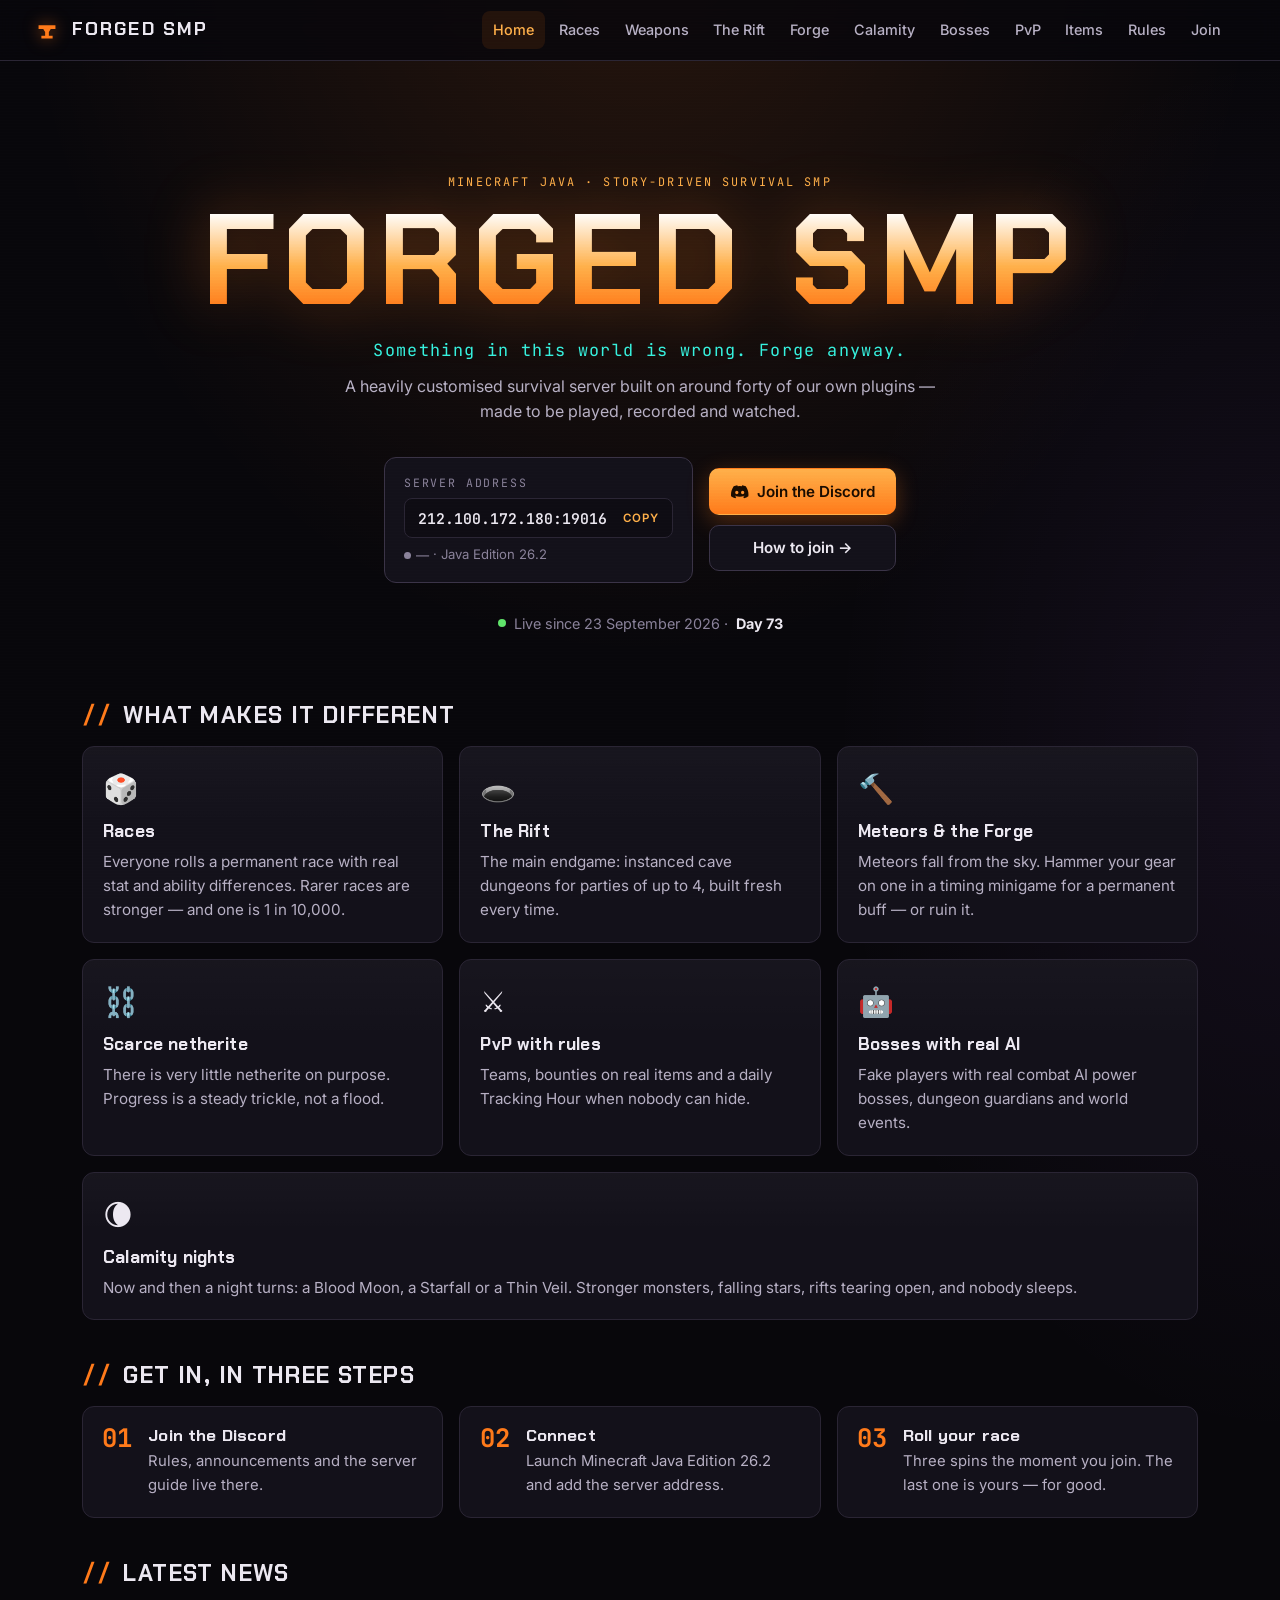
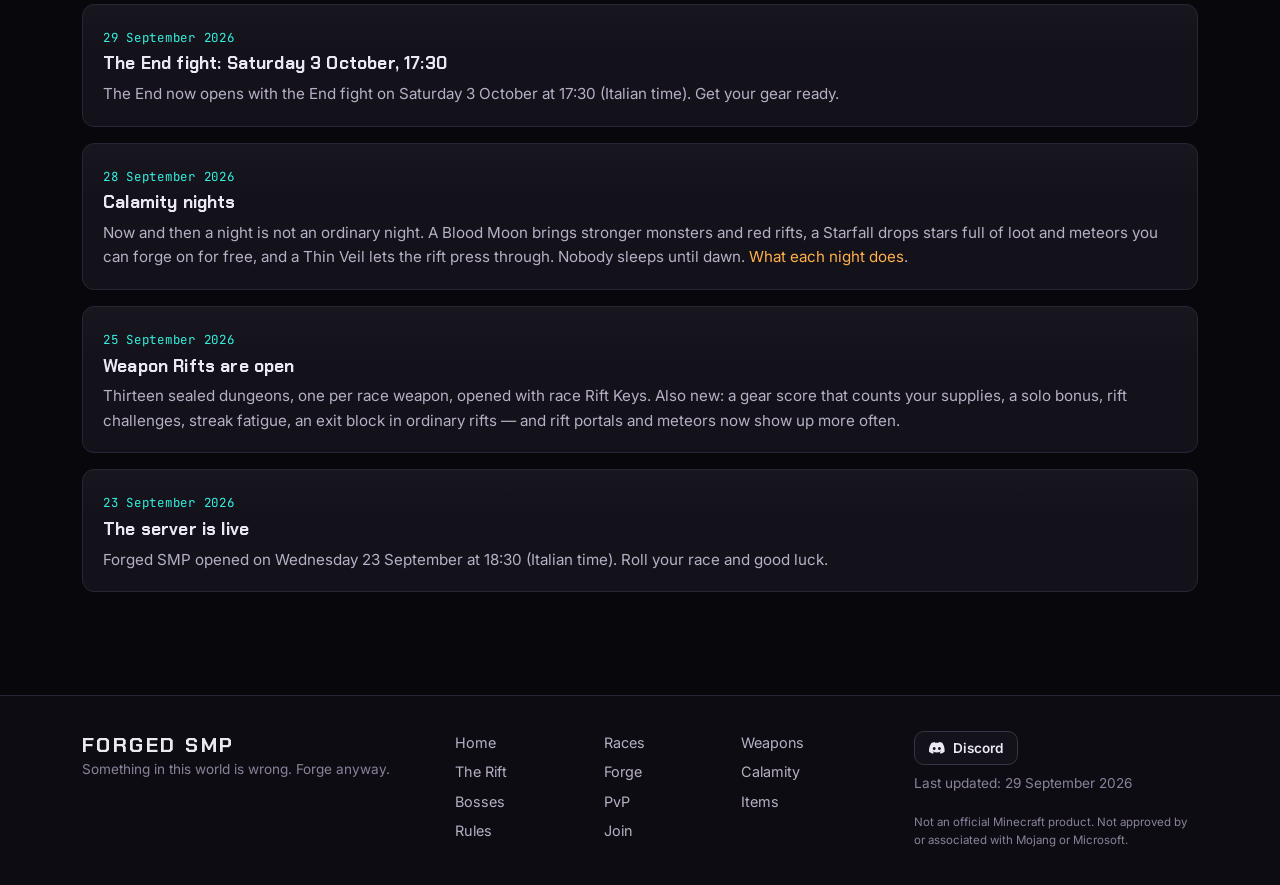
<file: index.html>
<!DOCTYPE html>
<html lang="en">
<head>
  <meta charset="UTF-8" />
  <meta name="viewport" content="width=device-width, initial-scale=1.0" />
  <title>Forged SMP</title>
  <meta name="description" content="Forged SMP — a story-driven Minecraft survival server. Races, the Rift, meteors and the Forge." />
  <meta name="theme-color" content="#08070b" />
  <meta property="og:title" content="Forged SMP" />
  <meta property="og:description" content="Something in this world is wrong. Forge anyway." />
  <link rel="icon" href="data:image/svg+xml,%3Csvg xmlns='http://www.w3.org/2000/svg' viewBox='0 0 64 64'%3E%3Crect width='64' height='64' rx='12' fill='%2308070b'/%3E%3Cpath d='M14 22h36v8H40l-4 6v8h8v6H20v-6h8v-8l-4-6H14z' fill='%23ff7a1a'/%3E%3C/svg%3E" />
  <link rel="preconnect" href="https://fonts.googleapis.com" />
  <link rel="preconnect" href="https://fonts.gstatic.com" crossorigin />
  <link href="https://fonts.googleapis.com/css2?family=Chakra+Petch:wght@500;700&family=Inter:wght@400;500;600;700&family=JetBrains+Mono:wght@400;600&display=swap" rel="stylesheet" />
  <link rel="stylesheet" href="css/style.css" />
</head>
<body>
  <a class="skip" href="#app">Skip to content</a>
  <div class="scanlines" aria-hidden="true"></div>

  <header class="topbar">
    <a class="brand" href="#/" aria-label="Forged SMP — home">
      <svg class="brand-mark" viewBox="0 0 64 64" aria-hidden="true"><path d="M14 22h36v8H40l-4 6v8h8v6H20v-6h8v-8l-4-6H14z"/></svg>
      <span class="brand-text glitch" data-text="FORGED SMP">FORGED SMP</span>
    </a>
    <nav id="nav" class="nav" aria-label="Main"></nav>
    <div class="top-actions">
      <button id="lang" class="lang-btn" type="button" aria-label="Language / Lingua"></button>
      <button id="menu-btn" class="menu-btn" type="button" aria-expanded="false" aria-controls="nav" aria-label="Menu">
        <span></span><span></span><span></span>
      </button>
    </div>
  </header>

  <main id="app" tabindex="-1"></main>

  <footer class="footer" id="footer"></footer>

  <div id="toast" class="toast" role="status" aria-live="polite"></div>

  <script type="module" src="js/app.js"></script>
</body>
</html>
</file>
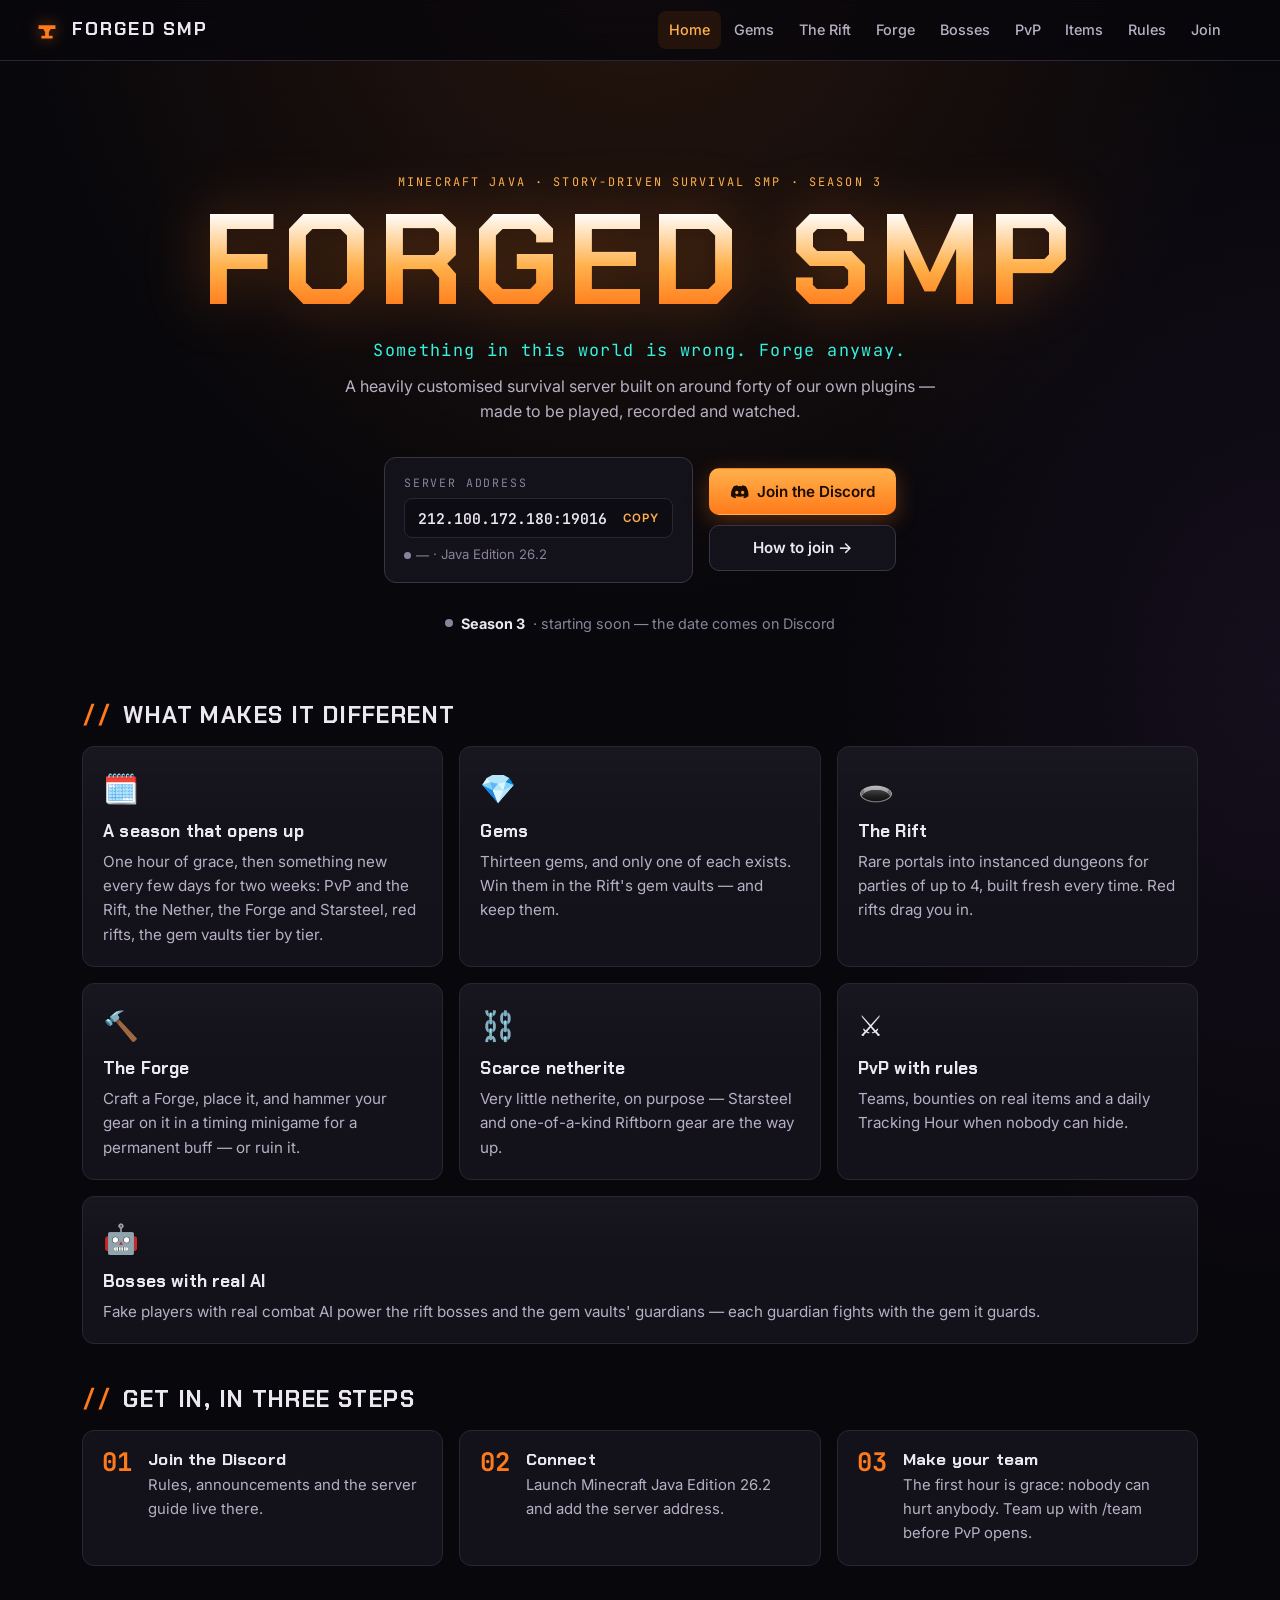
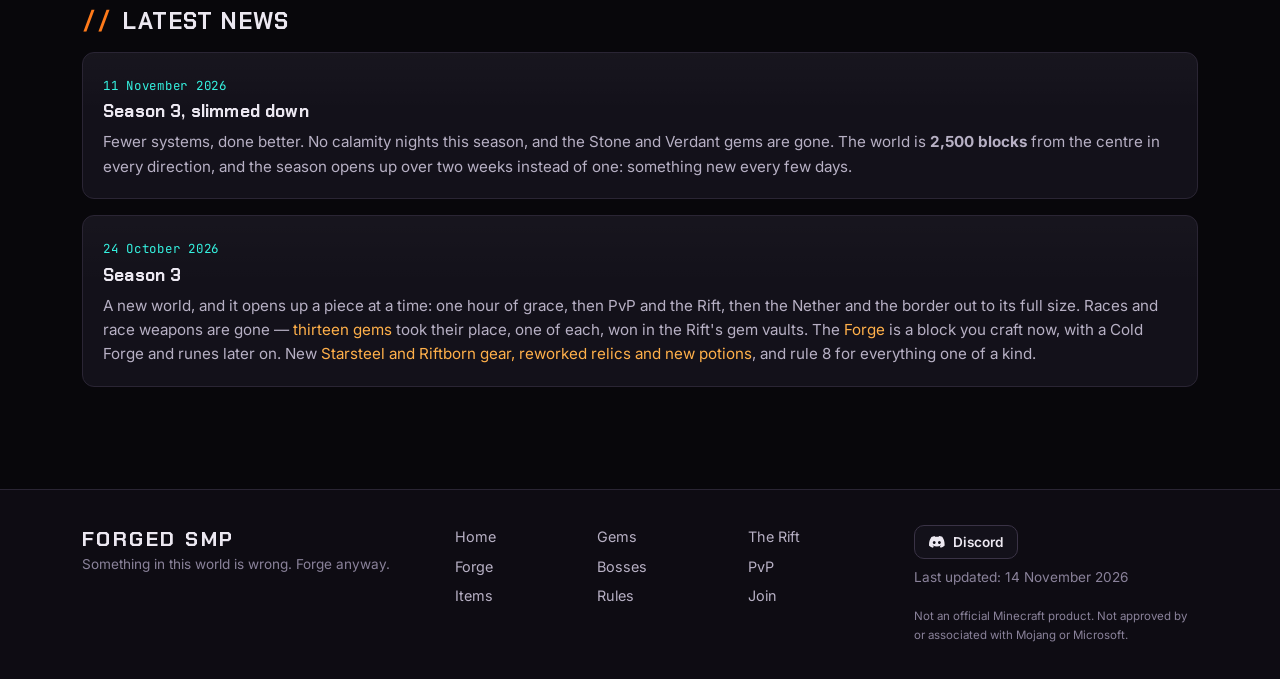
<file: dev/index.html>
<!DOCTYPE html>
<html lang="en">
<head>
  <meta charset="UTF-8" />
  <meta name="viewport" content="width=device-width, initial-scale=1.0" />
  <title>Forged SMP</title>
  <meta name="description" content="Forged SMP Season 3 — a story-driven Minecraft survival server. One-of-a-kind gems, the Rift and the Forge." />
  <meta name="theme-color" content="#08070b" />
  <meta property="og:title" content="Forged SMP" />
  <meta property="og:description" content="Something in this world is wrong. Forge anyway." />
  <link rel="icon" href="data:image/svg+xml,%3Csvg xmlns='http://www.w3.org/2000/svg' viewBox='0 0 64 64'%3E%3Crect width='64' height='64' rx='12' fill='%2308070b'/%3E%3Cpath d='M14 22h36v8H40l-4 6v8h8v6H20v-6h8v-8l-4-6H14z' fill='%23ff7a1a'/%3E%3C/svg%3E" />
  <link rel="preconnect" href="https://fonts.googleapis.com" />
  <link rel="preconnect" href="https://fonts.gstatic.com" crossorigin />
  <link href="https://fonts.googleapis.com/css2?family=Chakra+Petch:wght@500;700&family=Inter:wght@400;500;600;700&family=JetBrains+Mono:wght@400;600&display=swap" rel="stylesheet" />
  <link rel="stylesheet" href="css/style.css" />
</head>
<body>
  <a class="skip" href="#app">Skip to content</a>
  <div class="scanlines" aria-hidden="true"></div>

  <header class="topbar">
    <a class="brand" href="#/" aria-label="Forged SMP — home">
      <svg class="brand-mark" viewBox="0 0 64 64" aria-hidden="true"><path d="M14 22h36v8H40l-4 6v8h8v6H20v-6h8v-8l-4-6H14z"/></svg>
      <span class="brand-text glitch" data-text="FORGED SMP">FORGED SMP</span>
    </a>
    <nav id="nav" class="nav" aria-label="Main"></nav>
    <div class="top-actions">
      <button id="lang" class="lang-btn" type="button" aria-label="Language / Lingua"></button>
      <button id="menu-btn" class="menu-btn" type="button" aria-expanded="false" aria-controls="nav" aria-label="Menu">
        <span></span><span></span><span></span>
      </button>
    </div>
  </header>

  <main id="app" tabindex="-1"></main>

  <footer class="footer" id="footer"></footer>

  <div id="toast" class="toast" role="status" aria-live="polite"></div>

  <script type="module" src="js/app.js"></script>
</body>
</html>
</file>
<file: css/style.css>
/* ── Tokens ──────────────────────────────────────────────────────────────── */
:root {
  --bg:        #08070b;
  --bg2:       #0e0c13;
  --panel:     #13111a;
  --panel2:    #1a1722;
  --line:      #2a2534;
  --line2:     #3a3346;
  --text:      #ece8f1;
  --text2:     #b7b0c4;
  --muted:     #8a829a;
  --ember:     #ff7a1a;
  --ember2:    #ffb04a;
  --corrupt:   #b56cff;
  --cyan:      #35f2e0;
  --danger:    #ff4a4a;
  --ok:        #5fe36a;
  --radius:    12px;
  --maxw:      1180px;
  --font:      'Inter', system-ui, -apple-system, 'Segoe UI', sans-serif;
  --display:   'Chakra Petch', 'Inter', system-ui, sans-serif;
  --mono:      'JetBrains Mono', ui-monospace, Menlo, Consolas, monospace;
}

*, *::before, *::after { box-sizing: border-box; }
html { -webkit-text-size-adjust: 100%; scroll-behavior: smooth; overflow-x: clip; }
body {
  margin: 0;
  background:
    radial-gradient(ellipse 70% 45% at 50% -5%, rgba(255,122,26,.13), transparent 70%),
    radial-gradient(ellipse 50% 40% at 100% 30%, rgba(181,108,255,.07), transparent 70%),
    var(--bg);
  color: var(--text);
  font: 16px/1.6 var(--font);
  min-height: 100vh;
  overflow-x: hidden;
}
img, svg { display: block; max-width: 100%; }
a { color: var(--ember2); text-decoration: none; }
a:hover { text-decoration: underline; }
h1, h2, h3 { font-family: var(--display); line-height: 1.15; margin: 0; letter-spacing: .01em; }
p { margin: 0 0 .75em; }
p:last-child { margin-bottom: 0; }
code, kbd { font-family: var(--mono); font-size: .88em; }
:focus-visible { outline: 2px solid var(--cyan); outline-offset: 2px; border-radius: 4px; }
[hidden] { display: none !important; }

.skip { position: absolute; left: -999px; top: 8px; z-index: 100; background: var(--ember); color: #000; padding: 8px 14px; border-radius: 6px; }
.skip:focus { left: 8px; }

.scanlines {
  position: fixed; inset: 0; pointer-events: none; z-index: 60;
  background: repeating-linear-gradient(to bottom, rgba(255,255,255,.018) 0 1px, transparent 1px 3px);
  mix-blend-mode: overlay;
}

.muted { color: var(--muted); }
.small { font-size: .85rem; }
.tiny  { font-size: .72rem; }
.warn  { color: var(--danger); }
.eyebrow {
  font-family: var(--mono); font-size: .74rem; letter-spacing: .18em; text-transform: uppercase;
  color: var(--ember2); margin: 0 0 .5rem;
}

/* ── Glitch ──────────────────────────────────────────────────────────────── */
.glitch { position: relative; display: inline-block; }
.glitch::before, .glitch::after {
  content: attr(data-text); position: absolute; inset: 0; pointer-events: none;
}
.glitch::before { color: var(--cyan);    transform: translate(-2px, 0); opacity: .55; clip-path: inset(0 0 100% 0); animation: gl1 5s infinite steps(1); }
.glitch::after  { color: var(--corrupt); transform: translate(2px, 0);  opacity: .55; clip-path: inset(0 0 100% 0); animation: gl2 5s infinite steps(1); }
@keyframes gl1 { 0%, 90%, 100% { clip-path: inset(0 0 100% 0); } 91% { clip-path: inset(15% 0 60% 0); transform: translate(-4px, 1px); } 94% { clip-path: inset(60% 0 12% 0); transform: translate(3px, 0); } 97% { clip-path: inset(40% 0 45% 0); } }
@keyframes gl2 { 0%, 92%, 100% { clip-path: inset(0 0 100% 0); } 93% { clip-path: inset(50% 0 30% 0); transform: translate(4px, -1px); } 96% { clip-path: inset(8% 0 78% 0); transform: translate(-3px, 0); } }

.glitch-text { position: relative; display: inline-block; color: #ff9cf0; text-shadow: -1px 0 var(--cyan), 1px 0 var(--corrupt); animation: jitter 3s infinite steps(1); }
@keyframes jitter { 0%, 96%, 100% { transform: none; } 97% { transform: translate(1px, -1px) skewX(-6deg); } 98% { transform: translate(-1px, 1px); } }

.redact { background: repeating-linear-gradient(90deg, #2a2233 0 6px, #1b1622 6px 8px); color: transparent; border-radius: 2px; user-select: none; letter-spacing: -.1em; }
.redact-text { font-family: var(--mono); color: #ff9cf0; letter-spacing: .06em; }
.redacted-block { font-family: var(--mono); font-size: .85rem; color: #d9b9ff; background: repeating-linear-gradient(0deg, rgba(181,108,255,.06) 0 2px, transparent 2px 4px); border: 1px dashed rgba(181,108,255,.4); border-radius: 8px; padding: .8rem 1rem; }
.redact-lines { color: #3a2e4a; letter-spacing: -.05em; }
.is-glitch { border-color: rgba(255,79,216,.35) !important; background: linear-gradient(160deg, rgba(255,79,216,.07), transparent 50%), var(--panel) !important; }

/* ── Top bar ─────────────────────────────────────────────────────────────── */
.topbar {
  position: sticky; top: 0; z-index: 50;
  display: flex; align-items: center; gap: 1rem;
  padding: .7rem clamp(16px, 3vw, 32px);
  border-bottom: 1px solid var(--line);
  isolation: isolate;
}
/* blur lives on a pseudo-element: backdrop-filter on .topbar itself would trap the fixed mobile nav */
.topbar::before { content: ''; position: absolute; inset: 0; z-index: -1; background: rgba(8,7,11,.82); backdrop-filter: blur(12px); -webkit-backdrop-filter: blur(12px); }
.brand { display: flex; align-items: center; gap: .6rem; color: var(--text); flex-shrink: 0; }
.brand:hover { text-decoration: none; }
.brand-mark { width: 30px; height: 30px; fill: var(--ember); filter: drop-shadow(0 0 8px rgba(255,122,26,.6)); }
.brand-text { font-family: var(--display); font-weight: 700; font-size: 1.15rem; letter-spacing: .12em; }

.nav { display: flex; gap: .15rem; margin-left: auto; align-items: center; }
.nav a {
  color: var(--text2); font-size: .9rem; font-weight: 500; padding: .45rem .7rem; border-radius: 8px;
  transition: color .15s, background .15s;
}
.nav a:hover { color: var(--text); background: var(--panel2); text-decoration: none; }
.nav a.on { color: var(--ember2); background: rgba(255,122,26,.1); }
.nav-discord { display: none !important; }
.top-actions { display: flex; align-items: center; gap: .5rem; }
.lang-btn {
  display: flex; background: var(--panel); border: 1px solid var(--line2); border-radius: 8px; padding: 3px; cursor: pointer;
  font: 600 .75rem var(--mono); color: var(--muted);
}
.lang-btn span { padding: .25rem .45rem; border-radius: 5px; }
.lang-btn span.on { background: var(--ember); color: #1a0c00; }
.menu-btn { display: none; width: 40px; height: 40px; background: var(--panel); border: 1px solid var(--line2); border-radius: 8px; cursor: pointer; flex-direction: column; justify-content: center; align-items: center; gap: 4px; }
.menu-btn span { width: 18px; height: 2px; background: var(--text); transition: transform .2s, opacity .2s; }
.menu-open .menu-btn span:nth-child(1) { transform: translateY(6px) rotate(45deg); }
.menu-open .menu-btn span:nth-child(2) { opacity: 0; }
.menu-open .menu-btn span:nth-child(3) { transform: translateY(-6px) rotate(-45deg); }

/* ── Layout ──────────────────────────────────────────────────────────────── */
main { max-width: var(--maxw); margin: 0 auto; padding: 0 clamp(16px, 3vw, 32px) 4rem; outline: none; }
.page { animation: pageIn .35s ease; }
@keyframes pageIn { from { opacity: 0; transform: translateY(6px); } to { opacity: 1; transform: none; } }

.page-head { padding: 3.2rem 0 1.2rem; max-width: 820px; }
.page-head h1 { font-size: clamp(2.2rem, 6vw, 3.4rem); text-transform: uppercase; letter-spacing: .04em; }
.lead { font-size: 1.1rem; color: var(--text2); margin-top: 1rem; }

.block { padding: 2.2rem 0 .4rem; }
.block > h2 { font-size: 1.45rem; text-transform: uppercase; letter-spacing: .06em; margin-bottom: 1.1rem; }
.h-mark { color: var(--ember); font-family: var(--mono); margin-right: .2rem; }
.block > p { color: var(--text2); max-width: 820px; }
.sub { font-size: 1.05rem; margin: 1.6rem 0 .8rem; text-transform: uppercase; letter-spacing: .06em; color: var(--text2); }

.grid { display: grid; gap: 1rem; }
.g2 { grid-template-columns: repeat(2, minmax(0, 1fr)); }
.g3 { grid-template-columns: repeat(3, minmax(0, 1fr)); }
.g4 { grid-template-columns: repeat(4, minmax(0, 1fr)); }
.g5 { grid-template-columns: repeat(5, minmax(0, 1fr)); }
.grid + .grid, .grid + p, .block > .card + .card, .card + .grid, .grid + .card { margin-top: 1rem; }

.card {
  background: linear-gradient(180deg, rgba(255,255,255,.02), transparent 40%), var(--panel);
  border: 1px solid var(--line); border-radius: var(--radius);
  padding: 1.2rem 1.25rem;
  position: relative;
}
.card h3 { font-size: 1.08rem; margin-bottom: .5rem; }
.card p { color: var(--text2); font-size: .95rem; }
.card-link { color: inherit; display: block; transition: border-color .2s, transform .2s, box-shadow .2s; }
.card-link:hover { text-decoration: none; border-color: rgba(255,122,26,.55); transform: translateY(-3px); box-shadow: 0 12px 30px rgba(0,0,0,.4), 0 0 0 1px rgba(255,122,26,.15); }

.ticks { list-style: none; margin: 0; padding: 0; }
.ticks li { position: relative; padding-left: 1.3rem; margin-bottom: .45rem; color: var(--text2); font-size: .95rem; }
.ticks li::before { content: '▸'; position: absolute; left: 0; color: var(--ember); }
.ticks b { color: var(--text); }

.note { font-size: .88rem; color: var(--text2); background: var(--panel); border-left: 3px solid var(--corrupt); padding: .7rem 1rem; border-radius: 0 8px 8px 0; margin: 1rem 0; }

/* ── Buttons ─────────────────────────────────────────────────────────────── */
.btn {
  display: inline-flex; align-items: center; justify-content: center; gap: .5rem;
  font: 600 .95rem var(--font); padding: .8rem 1.3rem; border-radius: 10px; cursor: pointer;
  border: 1px solid transparent; transition: transform .15s, box-shadow .2s, background .2s, border-color .2s; text-decoration: none !important;
}
.btn:active { transform: scale(.97); }
.btn:disabled { opacity: .4; cursor: not-allowed; }
.btn-primary { background: linear-gradient(180deg, var(--ember2), var(--ember)); color: #1a0c00; box-shadow: 0 6px 22px rgba(255,122,26,.3); }
.btn-primary:hover { box-shadow: 0 8px 30px rgba(255,122,26,.5); transform: translateY(-1px); }
.btn-ghost { background: var(--panel); color: var(--text); border-color: var(--line2); }
.btn-ghost:hover { border-color: var(--ember); }
.btn-sm { padding: .5rem .9rem; font-size: .85rem; }
.i-discord { width: 1.15em; height: 1.15em; }

/* ── Hero ────────────────────────────────────────────────────────────────── */
.hero { position: relative; padding: clamp(3.5rem, 10vw, 7rem) 0 2rem; text-align: center; }
.hero-title {
  font-family: var(--display); font-weight: 700; text-transform: uppercase;
  font-size: clamp(3.2rem, 13vw, 8rem); letter-spacing: .06em; line-height: .95;
  background: linear-gradient(180deg, #fff 10%, var(--ember2) 55%, var(--ember) 90%);
  -webkit-background-clip: text; background-clip: text; color: transparent;
  filter: drop-shadow(0 0 30px rgba(255,122,26,.35));
}
.hero-title::before, .hero-title::after { -webkit-text-fill-color: currentColor; }
.tagline { font-family: var(--mono); color: var(--cyan); letter-spacing: .08em; margin: 1rem 0 .6rem; font-size: clamp(.9rem, 2.4vw, 1.05rem); }
.hero-intro { color: var(--text2); max-width: 620px; margin: 0 auto 2rem; }
.hero-row { display: flex; gap: 1rem; justify-content: center; align-items: stretch; flex-wrap: wrap; }
.hero-cta { display: flex; flex-direction: column; gap: .6rem; justify-content: center; }
.since { margin-top: 1.8rem; color: var(--muted); font-size: .9rem; display: inline-flex; align-items: center; gap: .5rem; }
.since b { color: var(--text); }
.live-dot { width: 8px; height: 8px; border-radius: 50%; background: var(--ok); box-shadow: 0 0 0 0 rgba(95,227,106,.6); animation: ping 2s infinite; }
@keyframes ping { 70% { box-shadow: 0 0 0 8px rgba(95,227,106,0); } 100% { box-shadow: 0 0 0 0 rgba(95,227,106,0); } }

.embers { position: absolute; inset: 0; overflow: hidden; pointer-events: none; z-index: -1; }
.embers i {
  position: absolute; bottom: -10px; left: calc(var(--i) * 5.6%);
  width: 3px; height: 3px; border-radius: 50%; background: var(--ember2); box-shadow: 0 0 6px var(--ember);
  animation: rise calc(6s + var(--i) * .37s) linear infinite; animation-delay: calc(var(--i) * -.9s); opacity: 0;
}
@keyframes rise { 0% { transform: translate(0, 0); opacity: 0; } 10% { opacity: .9; } 100% { transform: translate(calc((var(--i) - 9) * 4px), -520px); opacity: 0; } }

.ip-card { background: var(--panel); border: 1px solid var(--line2); border-radius: var(--radius); padding: 1rem 1.2rem; min-width: 280px; text-align: left; }
.ip-label { font-family: var(--mono); font-size: .72rem; letter-spacing: .16em; text-transform: uppercase; color: var(--muted); }
.ip-value { display: flex; align-items: center; justify-content: space-between; gap: 1rem; width: 100%; margin: .35rem 0; background: var(--bg2); border: 1px solid var(--line); border-radius: 8px; padding: .6rem .8rem; color: var(--text); font: 600 1.05rem var(--mono); cursor: pointer; }
.ip-value:hover { border-color: var(--ember); text-decoration: none; }
.ip-copy { font: 600 .72rem var(--font); color: var(--ember2); text-transform: uppercase; letter-spacing: .1em; }
.ip-link { font-family: var(--font); font-size: 1rem; }
.ip-meta { font-size: .82rem; color: var(--muted); }
.status { display: inline-flex; align-items: center; gap: .35rem; }
.status .dot { width: 7px; height: 7px; border-radius: 50%; background: var(--muted); }
.status.on .dot { background: var(--ok); box-shadow: 0 0 8px var(--ok); }

/* Pillars / steps / news */
.pillar-icon { font-size: 1.8rem; margin-bottom: .6rem; }
/* an odd one out on the last row spans the row instead of sitting alone */
.pillar:last-child:nth-child(3n+1) { grid-column: 1 / -1; }
.steps { list-style: none; padding: 0; margin: 0; display: grid; grid-template-columns: repeat(3, 1fr); gap: 1rem; }
.steps li { display: flex; gap: 1rem; background: var(--panel); border: 1px solid var(--line); border-radius: var(--radius); padding: 1.2rem; }
.step-n { font: 700 1.6rem var(--mono); color: var(--ember); line-height: 1; }
.steps h3 { font-size: 1.05rem; margin-bottom: .3rem; }
.steps p { color: var(--text2); font-size: .93rem; }
.news { display: grid; gap: 1rem; }
.news-item time { font-family: var(--mono); font-size: .78rem; color: var(--cyan); letter-spacing: .06em; }
.news-item h3 { margin: .3rem 0 .5rem; }

/* ── Races ───────────────────────────────────────────────────────────────── */
.odds-bar { display: flex; height: 18px; border-radius: 9px; overflow: hidden; border: 1px solid var(--line2); }
.odds-bar span { flex: var(--w) 0 0; background: var(--c); box-shadow: inset 0 -4px 8px rgba(0,0,0,.25); }
.odds-bar span:last-child { background: linear-gradient(90deg, #ff4fd8, #35f2e0, #ffd84a); }
.odds-list { display: grid; grid-template-columns: repeat(auto-fit, minmax(210px, 1fr)); gap: .5rem 1.5rem; margin: 1rem 0 1.4rem; }
.odds-row { display: grid; grid-template-columns: 12px 1fr auto auto; align-items: center; gap: .6rem; padding: .35rem 0; border-bottom: 1px solid var(--line); font-size: .92rem; }
.swatch { width: 12px; height: 12px; border-radius: 3px; background: var(--c); }
.odds-name { font-weight: 600; }
.odds-pct { font-family: var(--mono); color: var(--text); }
.odds-in { font-family: var(--mono); font-size: .78rem; color: var(--muted); min-width: 72px; text-align: right; }

.roller { display: grid; gap: 1rem; justify-items: center; text-align: center; background: radial-gradient(ellipse at center, rgba(255,122,26,.06), transparent 70%), var(--panel); }
.roller-head { display: flex; flex-direction: column; gap: .2rem; }
.roller-head h3 { margin: 0; }
.roller-window { width: min(100%, 420px); height: 110px; border-radius: 12px; border: 1px solid var(--line2); background: var(--bg2); display: grid; place-items: center; overflow: hidden; position: relative; }
.roller-window::after { content: ''; position: absolute; inset: 0; background: linear-gradient(180deg, var(--bg2), transparent 25%, transparent 75%, var(--bg2)); pointer-events: none; }
.roller-result { --c: var(--muted); font: 700 2.2rem var(--display); color: var(--muted); display: flex; flex-direction: column; align-items: center; }
.roller-result .rr-icon { font-size: 1.6rem; line-height: 1; }
.roller-result .rr-name { font-size: 1.5rem; color: var(--c); }
.roller-result .rr-rar { font: 600 .72rem var(--mono); letter-spacing: .16em; text-transform: uppercase; color: var(--c); opacity: .8; }
.roller-result.final { animation: pop .35s cubic-bezier(.3,1.6,.5,1); }
.roller-result.locked .rr-name { text-shadow: 0 0 18px var(--c); }
@keyframes pop { from { transform: scale(.7); } to { transform: none; } }
.roller-pips { display: flex; gap: .5rem; }
.roller-pips i { width: 34px; height: 6px; border-radius: 3px; background: var(--line2); }
.roller-pips i.used { background: var(--ember); }
.roller-pips i.skip { background: var(--line); opacity: .5; }
.roller-btns { display: flex; gap: .6rem; }

.chips { display: flex; flex-wrap: wrap; gap: .4rem; margin-bottom: 1rem; }
.chip { --c: var(--ember2); background: var(--panel); color: var(--text2); border: 1px solid var(--line2); border-radius: 999px; padding: .4rem .9rem; font: 600 .82rem var(--font); cursor: pointer; }
.chip:hover { border-color: var(--c); }
.chip.on { background: color-mix(in srgb, var(--c) 18%, var(--panel)); border-color: var(--c); color: var(--text); }

.race { border-top: 3px solid var(--c); }
.race-top, .weapon-top { display: flex; align-items: center; gap: .9rem; margin-bottom: .9rem; }
.race-top h3, .weapon-top h3 { margin-bottom: .25rem; font-size: 1.2rem; }
.race-icon { width: 48px; height: 48px; flex-shrink: 0; border-radius: 12px; display: grid; place-items: center; font-size: 1.5rem; background: color-mix(in srgb, var(--c) 14%, var(--bg2)); border: 1px solid color-mix(in srgb, var(--c) 45%, transparent); }
.rarity { font: 600 .7rem var(--mono); letter-spacing: .12em; text-transform: uppercase; padding: .15rem .5rem; border-radius: 5px; border: 1px solid currentColor; }
.r-common { color: #b9b9c2; } .r-uncommon { color: #5fe36a; } .r-rare { color: #4aa6ff; } .r-epic { color: #b56cff; }
.r-legendary { color: #ff9a2e; } .r-divine { color: #ffd84a; } .r-singularity { color: #ff4fd8; }
.race-meta { display: grid; grid-template-columns: 1fr 1fr; gap: .6rem 1rem; margin: 1rem 0 0; padding-top: .9rem; border-top: 1px solid var(--line); }
.race-meta div { min-width: 0; }
.race-meta dt { font: 600 .68rem var(--mono); letter-spacing: .12em; text-transform: uppercase; color: var(--muted); }
.race-meta dd { margin: .1rem 0 0; font-size: .9rem; color: var(--text); }

/* ── Weapons ─────────────────────────────────────────────────────────────── */
.rule-cards .rule { border-left: 3px solid var(--line2); }
.rule-cards .rule.good { border-left-color: var(--ok); }
.controls { display: flex; flex-wrap: wrap; gap: .6rem 1.4rem; margin: 1rem 0; }
.controls div { display: flex; align-items: center; gap: .6rem; font-size: .92rem; color: var(--text2); }
kbd { background: var(--panel2); border: 1px solid var(--line2); border-bottom-width: 3px; border-radius: 6px; padding: .15rem .5rem; color: var(--text); white-space: nowrap; }
.weapon-grid { margin-top: 1.2rem; }
.weapon { border-top: 3px solid var(--c); }
.dmg-num { margin-left: auto; font: 700 1.6rem var(--mono); color: var(--c); text-align: right; line-height: 1; }
.ap { display: block; font-size: .8rem; margin-top: .2rem; }
.dmg-bar { height: 4px; background: var(--bg2); border-radius: 2px; margin-bottom: 1rem; overflow: hidden; }
.dmg-bar span { display: block; height: 100%; background: linear-gradient(90deg, color-mix(in srgb, var(--c) 40%, transparent), var(--c)); }
.abilities { margin: 0; display: grid; gap: .7rem; }
.abilities dt { font: 600 .72rem var(--mono); letter-spacing: .1em; text-transform: uppercase; color: var(--muted); display: flex; align-items: center; gap: .4rem; flex-wrap: wrap; }
.abilities dt kbd { font-size: .68rem; letter-spacing: 0; text-transform: none; }
.abilities dt em { font-style: normal; color: var(--c); letter-spacing: .04em; text-transform: none; font-family: var(--font); }
.abilities dd { margin: .15rem 0 0; color: var(--text2); font-size: .93rem; }
.w-live { display: flex; align-items: center; flex-wrap: wrap; gap: .2rem 1rem; margin: 1rem 0 0; font-size: .88rem; color: var(--text2); }
.w-live > span { display: inline-flex; align-items: center; gap: .45rem; }
.w-live .dot { width: 7px; height: 7px; border-radius: 50%; background: var(--ok); box-shadow: 0 0 8px var(--ok); }
.w-status { display: flex; align-items: baseline; flex-wrap: wrap; gap: .25rem .5rem; margin: 0 0 1rem; padding: .5rem .75rem;
  border: 1px solid var(--line); border-radius: 8px; background: var(--bg2); font-size: .9rem; color: var(--text2); }
.w-status b { color: var(--text); }
.w-status .ws-sub { color: var(--muted); font-size: .8rem; }
.w-status.held { border-color: color-mix(in srgb, var(--c) 55%, var(--line)); background: color-mix(in srgb, var(--c) 9%, var(--bg2)); color: var(--text); }
.w-status.destroyed { border-color: color-mix(in srgb, var(--danger) 45%, var(--line)); }

/* ── Rift ────────────────────────────────────────────────────────────────── */
.shapeless { display: flex; align-items: center; gap: .35rem; margin-top: .8rem; flex-wrap: wrap; }
.shapeless span { width: 38px; height: 38px; display: grid; place-items: center; background: var(--bg2); border: 1px solid var(--line2); border-radius: 6px; }
.shapeless b { color: var(--muted); padding: 0 .2rem; }

.kinds { display: grid; grid-template-columns: repeat(auto-fit, minmax(260px, 1fr)); gap: 1rem; }
.kind { border-top: 3px solid var(--c); background: linear-gradient(180deg, color-mix(in srgb, var(--c) 8%, transparent), transparent 45%), var(--panel); }
.kind h3 { color: var(--c); }
.kind-stats { display: grid; grid-template-columns: repeat(3, 1fr); gap: .4rem; margin: .7rem 0 .9rem; }
.kind-stats div { background: var(--bg2); border-radius: 8px; padding: .45rem .5rem; text-align: center; }
.kind-stats span { display: block; font: 600 .62rem var(--mono); letter-spacing: .12em; text-transform: uppercase; color: var(--muted); }
.kind-stats b { font-family: var(--mono); font-size: .95rem; }
.nights { margin-top: 1rem; }
.night-rising { font: 700 .72rem var(--mono); letter-spacing: .14em; color: var(--c); opacity: .85; margin-top: .15rem; }
.night .ticks li::before { color: var(--c); }

.tiers { display: grid; grid-template-columns: repeat(5, 1fr); gap: .5rem; margin-top: 1rem; }
.tier { background: var(--panel); border: 1px solid var(--line); border-radius: 10px; padding: .9rem; position: relative; overflow: hidden; }
.tier::before { content: ''; position: absolute; left: 0; right: 0; bottom: 0; height: calc(var(--n) * 12%); background: linear-gradient(0deg, rgba(255,122,26,.14), transparent); pointer-events: none; }
.tier-n { font: 700 1.4rem var(--mono); color: var(--ember2); }
.tier-score { font: 600 .75rem var(--mono); color: var(--muted); margin-bottom: .4rem; }
.tier-text { font-size: .86rem; color: var(--text2); position: relative; }

.room-icon, .item-icon { font-size: 1.7rem; margin-bottom: .4rem; }
.stat { text-align: left; }
.stat-big { font: 700 2rem var(--mono); color: var(--cyan); margin-bottom: .3rem; }
.challenge { border-top: 3px solid var(--line2); }
.challenge.c-easy { border-top-color: var(--ok); }
.challenge.c-medium { border-top-color: #ffd84a; }
.challenge.c-hard { border-top-color: var(--danger); }
.ch-head { display: flex; justify-content: space-between; align-items: baseline; gap: .5rem; margin-bottom: .6rem; }
.ch-head h3 { margin: 0; }
.ch-bonus { font: 700 .85rem var(--mono); color: var(--cyan); }
.boss-card h3 { font-size: 1.3rem; margin-bottom: .8rem; }
.relic { border-top: 3px solid var(--c); }
.relic .eyebrow { color: var(--c); }
.relic-item { display: flex; flex-direction: column; padding: .55rem 0; border-top: 1px solid var(--line); }
.relic-item b { font-family: var(--display); }
.relic-item span { color: var(--text2); font-size: .9rem; }

.keyvis { display: grid; grid-template-columns: auto 1fr; gap: 2rem; margin-top: 1.2rem; align-items: start; }
.craft { display: flex; align-items: center; gap: 8px; margin: .8rem 0; }
.craft-3 { display: grid; grid-template-columns: repeat(3, 58px); grid-auto-rows: 58px; gap: 4px; }
.slot { width: 58px; height: 58px; --c: var(--ember); display: grid; place-items: center; font-size: 1.6rem; background: #2b2733; border: 2px solid; border-color: #1a1720 #4a4456 #4a4456 #1a1720; border-radius: 3px; }
.slot.centre { background: color-mix(in srgb, var(--c) 22%, #2b2733); box-shadow: 0 0 16px color-mix(in srgb, var(--c) 45%, transparent); animation: pulse 2s ease-in-out infinite; }
@keyframes pulse { 50% { box-shadow: 0 0 26px color-mix(in srgb, var(--c) 70%, transparent); } }
.craft-arrow { color: var(--muted); font-size: 1.3rem; }
.craft-legend { display: flex; flex-direction: column; gap: .2rem; font-size: .8rem; color: var(--muted); }
.key-races { display: flex; flex-wrap: wrap; gap: .35rem; margin-bottom: 1rem; }
.key-race { --c: var(--ember); width: 42px; height: 42px; font-size: 1.2rem; border-radius: 10px; cursor: pointer; background: var(--bg2); border: 1px solid var(--line2); }
.key-race:hover { border-color: var(--c); }
.key-race.on { border-color: var(--c); background: color-mix(in srgb, var(--c) 20%, var(--bg2)); box-shadow: 0 0 12px color-mix(in srgb, var(--c) 40%, transparent); }
#key-info h3 { font-size: 1.4rem; margin-bottom: .6rem; }

.cmd-table { display: grid; gap: 1px; background: var(--line); border: 1px solid var(--line); border-radius: var(--radius); overflow: hidden; }
.cmd-table > div { display: grid; grid-template-columns: minmax(0, 1.2fr) minmax(0, 1fr); gap: 1rem; background: var(--panel); padding: .65rem 1rem; align-items: center; }
.cmd-table code { color: var(--cyan); word-break: break-word; }
.cmd-table span { color: var(--text2); font-size: .9rem; }

/* ── Forge ───────────────────────────────────────────────────────────────── */
.grades { display: grid; gap: .5rem; }
.grade { display: grid; grid-template-columns: 64px 1fr; gap: .8rem; align-items: center; padding: .6rem .7rem; border-radius: 8px; background: color-mix(in srgb, var(--c) 8%, var(--bg2)); border-left: 3px solid var(--c); }
.grade-pts { font: 700 1rem var(--mono); color: var(--c); }
.grade.no-pts { grid-template-columns: 1fr; }
.grade b { color: var(--c); }
.grade p { font-size: .86rem; margin: 0; }

.forge-demo { display: grid; gap: 1rem; justify-items: center; text-align: center; background: radial-gradient(ellipse 60% 80% at 50% 100%, rgba(255,90,20,.14), transparent 70%), var(--panel); transition: box-shadow .4s; }
.forge-demo.flawless { box-shadow: 0 0 0 1px #c07bff, 0 0 40px rgba(192,123,255,.35); }
.forge-demo.botched { box-shadow: 0 0 0 1px var(--danger); }
.fd-track { position: relative; display: grid; grid-template-columns: repeat(15, 1fr); gap: 4px; width: min(100%, 640px); padding-top: 2.2rem; cursor: pointer; user-select: none; touch-action: manipulation; }
.fd-track.shake { animation: thud .18s ease; }
@keyframes thud { 50% { transform: translateY(3px); } }
.fd-slot { height: 38px; border-radius: 4px; background: #2a2330; border: 1px solid #3b3244; transition: background .15s; }
.fd-slot.yellow { background: #7a6420; border-color: #ffd84a; }
.fd-slot.green { background: #1f6b2c; border-color: var(--ok); box-shadow: 0 0 12px rgba(95,227,106,.5); }
.fd-slot.hit { animation: hit .3s ease; }
@keyframes hit { 0% { background: #fff; } }
.fd-hammer { position: absolute; top: 0; font-size: 1.6rem; line-height: 1; filter: drop-shadow(0 4px 6px rgba(0,0,0,.6)); pointer-events: none; }
.fd-status { display: flex; gap: 1.2rem; font: 600 .85rem var(--mono); color: var(--text2); flex-wrap: wrap; justify-content: center; }
.fd-timer { color: var(--ember2); min-width: 3.5em; }
.fd-strikes { display: flex; gap: 6px; }
.fd-strikes i { width: 22px; height: 22px; border-radius: 50%; background: var(--bg2); border: 1px solid var(--line2); }
.fd-strikes i.full { background: var(--ok); border-color: var(--ok); }
.fd-strikes i.half { background: #ffd84a; border-color: #ffd84a; }
.fd-strikes i.miss { background: var(--danger); border-color: var(--danger); }
.fd-result { min-height: 1.6em; color: var(--text2); font-size: .95rem; }
.fd-grade { font: 700 1.25rem var(--display); color: var(--c); text-transform: uppercase; letter-spacing: .06em; margin-right: .3rem; }

.heat label { font-size: .92rem; color: var(--text2); }
.heat input[type=range] { width: 100%; margin: .8rem 0; accent-color: var(--ember); }
.heat-bar { height: 12px; border-radius: 6px; background: var(--bg2); overflow: hidden; }
.heat-bar span { --h: 1; display: block; height: 100%; width: 100%; border-radius: 6px; background: linear-gradient(90deg, #7a1c00, #ff5a14 50%, #ffe7b0); filter: saturate(calc(.4 + var(--h) * .6)); transition: width .15s; }
.heat-out { margin-top: .7rem; }
.heat-out b { font: 700 1.3rem var(--mono); color: var(--ember2); }

.tabs { display: flex; gap: .35rem; flex-wrap: wrap; margin: 1rem 0 .8rem; }
.tab { background: var(--panel); border: 1px solid var(--line2); color: var(--text2); padding: .5rem .9rem; border-radius: 8px; cursor: pointer; font: 600 .88rem var(--font); }
.tab.on { border-color: var(--ember); color: var(--text); background: rgba(255,122,26,.12); }
.table-wrap { overflow-x: auto; border: 1px solid var(--line); border-radius: var(--radius); }
.table { width: 100%; border-collapse: collapse; background: var(--panel); font-size: .92rem; }
.table th, .table td { padding: .65rem .9rem; text-align: left; border-bottom: 1px solid var(--line); white-space: nowrap; }
.table th { font: 600 .7rem var(--mono); letter-spacing: .12em; text-transform: uppercase; color: var(--muted); background: var(--bg2); }
.table tr:last-child td { border-bottom: 0; }
.buffs td:nth-child(n+3) { font-family: var(--mono); }
.table .c-okay { color: #ffd84a; } .table .c-good { color: var(--ok); } .table .c-flaw { color: #c07bff; }
.table td.flaw { color: #d7b0ff; font-weight: 600; }
.cold { border-color: rgba(74,166,255,.4); background: linear-gradient(160deg, rgba(74,166,255,.1), transparent 55%), var(--panel); }

/* ── Bosses ──────────────────────────────────────────────────────────────── */
.boss { border-top: 3px solid var(--c); overflow: hidden; }
.boss-sigil { position: absolute; right: -8px; top: -14px; font-size: 5rem; opacity: .07; pointer-events: none; }
.boss .eyebrow { color: var(--c); }
.boss h3 { font-size: 1.45rem; margin-bottom: .1rem; }
.boss-title { font-style: italic; color: var(--text) !important; margin-bottom: .6rem; }

/* ── PvP ─────────────────────────────────────────────────────────────────── */
.perks { display: grid; gap: .6rem; }
.perk { display: flex; gap: .9rem; padding: .9rem 1rem; }
.perk-icon { font-size: 1.4rem; }
.perk h3 { font-size: .98rem; margin-bottom: .2rem; }
.perk p { font-size: .88rem; }
.sky { border-left: 3px solid var(--danger); }
.mode-tag { display: inline-block; font: 700 1.05rem var(--mono); color: var(--ember2); margin-bottom: .5rem; }
.prize-list { list-style: none; margin: 0 0 .6rem; padding: 0; display: grid; gap: .25rem; font-size: .92rem; }
.empty { text-align: center; color: var(--muted); border-style: dashed; }

/* ── Items / Join ────────────────────────────────────────────────────────── */
.item h3 { font-size: 1.02rem; }
.join-top { margin-top: .5rem; }
.join-top .ip-card { min-width: 0; }
.discord-card { display: flex; align-items: center; gap: 1rem; background: linear-gradient(135deg, rgba(88,101,242,.22), transparent 70%), var(--panel); border-color: rgba(88,101,242,.45); }
.discord-card .i-discord { width: 40px; height: 40px; color: #8c97ff; flex-shrink: 0; }
.discord-card .arrow { margin-left: auto; color: var(--muted); font-size: 1.2rem; }
.faq { display: grid; gap: .6rem; }
.faq details { padding: 0; }
.faq summary { cursor: pointer; padding: 1rem 1.2rem; font-weight: 600; list-style: none; display: flex; justify-content: space-between; gap: 1rem; }
.faq summary::-webkit-details-marker { display: none; }
.faq summary::after { content: '+'; color: var(--ember); font-family: var(--mono); }
.faq details[open] summary::after { content: '−'; }
.faq details p { padding: 0 1.2rem 1rem; }

.notfound { text-align: center; padding: 6rem 0; }
.notfound h1 { font-size: 7rem; color: var(--corrupt); }
.notfound p { color: var(--text2); margin: 1rem 0 1.5rem; }

/* ── Rules ───────────────────────────────────────────────────────────────── */
.end-count { margin-top: .6rem; font: 600 .9rem var(--mono); color: #c9b3ff; }
.end-count b { color: var(--text); }
.dim-top { display: flex; align-items: center; gap: .7rem; margin-bottom: .4rem; }
.dim-top .item-icon { margin: 0; }
.dim-top h3 { margin: 0; }
.dim-nether { border-top: 3px solid #ff5a2e; }
.dim-end { border-top: 3px solid #c9b3ff; }
.dim-state { font-family: var(--mono); color: var(--text2); }
.dim-state b { color: var(--text); }
.dim-open { color: var(--ok); font-weight: 600; }
.combat { border-left: 3px solid var(--danger); }
.rules-list { margin: 0; padding: 0; list-style: none; counter-reset: r; display: grid; gap: .5rem; }
.rules-list li { counter-increment: r; position: relative; background: var(--panel); border: 1px solid var(--line); border-radius: 10px; padding: .8rem 1rem .8rem 3.2rem; color: var(--text2); }
.rules-list li::before { content: counter(r, decimal-leading-zero); position: absolute; left: 1rem; top: .8rem; font: 700 .95rem var(--mono); color: var(--ember); }
.rules-list b { color: var(--text); }

/* ── Footer / toast ──────────────────────────────────────────────────────── */
.footer { border-top: 1px solid var(--line); background: var(--bg2); margin-top: 2rem; }
.footer-inner { max-width: var(--maxw); margin: 0 auto; padding: 2.2rem clamp(16px, 3vw, 32px); display: grid; grid-template-columns: 1.2fr 1.5fr 1fr; gap: 2rem; }
.footer-brand .glitch { font: 700 1.3rem var(--display); letter-spacing: .12em; }
.footer-nav { display: grid; grid-template-columns: repeat(3, auto); gap: .4rem 1.2rem; align-content: start; }
.footer-nav a { color: var(--text2); font-size: .9rem; }
.footer-meta { display: grid; gap: .5rem; justify-items: start; align-content: start; }

.toast { position: fixed; left: 50%; bottom: 24px; transform: translate(-50%, 20px); background: var(--panel2); border: 1px solid var(--ember); color: var(--text); padding: .6rem 1.1rem; border-radius: 10px; opacity: 0; pointer-events: none; transition: opacity .2s, transform .2s; z-index: 80; font-size: .9rem; }
.toast.show { opacity: 1; transform: translate(-50%, 0); }

/* ── Responsive ──────────────────────────────────────────────────────────── */
@media (max-width: 1180px) {
  .menu-btn { display: flex; }
  .nav {
    position: fixed; top: 61px; left: 0; right: 0; bottom: 0; z-index: 49;
    flex-direction: column; align-items: stretch; gap: .2rem; padding: 1rem;
    background: rgba(8,7,11,.97); backdrop-filter: blur(10px);
    opacity: 0; visibility: hidden; transform: translateY(-8px); transition: opacity .2s, transform .2s, visibility .2s; overflow-y: auto;
  }
  .menu-open .nav { opacity: 1; visibility: visible; transform: none; }
  .nav a { font-size: 1.05rem; padding: .8rem 1rem; }
  .nav-discord { display: flex !important; align-items: center; gap: .5rem; margin-top: .5rem; border: 1px solid rgba(88,101,242,.5); }
  .top-actions { margin-left: auto; }
  .g5 { grid-template-columns: repeat(3, minmax(0, 1fr)); }
  .g4 { grid-template-columns: repeat(2, minmax(0, 1fr)); }
}
@media (max-width: 820px) {
  .g2, .g3 { grid-template-columns: minmax(0, 1fr); }
  .steps { grid-template-columns: 1fr; }
  .tiers { grid-template-columns: 1fr; }
  .tier { display: grid; grid-template-columns: 44px 44px 1fr; align-items: center; gap: .6rem; }
  .tier::before { top: 0; bottom: 0; height: auto; width: calc(var(--n) * 20%); right: auto; background: linear-gradient(90deg, rgba(255,122,26,.12), transparent); }
  .tier-score { margin: 0; }
  .keyvis { grid-template-columns: 1fr; gap: 1rem; }
  .footer-inner { grid-template-columns: 1fr; gap: 1.5rem; }
  .cmd-table > div { grid-template-columns: 1fr; gap: .2rem; }
}
@media (max-width: 560px) {
  body { font-size: 15px; }
  .brand-text { font-size: 1rem; }
  .g4, .g5 { grid-template-columns: minmax(0, 1fr); }
  .race-meta { grid-template-columns: 1fr; }
  .hero-row { flex-direction: column; align-items: stretch; }
  .ip-card { min-width: 0; }
  .hero-cta .btn { width: 100%; }
  .craft-3 { grid-template-columns: repeat(3, 48px); grid-auto-rows: 48px; }
  .slot { width: 48px; height: 48px; font-size: 1.3rem; }
  .fd-track { gap: 2px; }
  .fd-slot { height: 32px; }
}

@media (prefers-reduced-motion: reduce) {
  *, *::before, *::after { animation: none !important; transition: none !important; }
  html { scroll-behavior: auto; }
}
</file>
<file: dev/css/style.css>
/* ── Tokens ──────────────────────────────────────────────────────────────── */
:root {
  --bg:        #08070b;
  --bg2:       #0e0c13;
  --panel:     #13111a;
  --panel2:    #1a1722;
  --line:      #2a2534;
  --line2:     #3a3346;
  --text:      #ece8f1;
  --text2:     #b7b0c4;
  --muted:     #8a829a;
  --ember:     #ff7a1a;
  --ember2:    #ffb04a;
  --corrupt:   #b56cff;
  --cyan:      #35f2e0;
  --danger:    #ff4a4a;
  --ok:        #5fe36a;
  --radius:    12px;
  --maxw:      1180px;
  --font:      'Inter', system-ui, -apple-system, 'Segoe UI', sans-serif;
  --display:   'Chakra Petch', 'Inter', system-ui, sans-serif;
  --mono:      'JetBrains Mono', ui-monospace, Menlo, Consolas, monospace;
}

*, *::before, *::after { box-sizing: border-box; }
html { -webkit-text-size-adjust: 100%; scroll-behavior: smooth; overflow-x: clip; }
body {
  margin: 0;
  background:
    radial-gradient(ellipse 70% 45% at 50% -5%, rgba(255,122,26,.13), transparent 70%),
    radial-gradient(ellipse 50% 40% at 100% 30%, rgba(181,108,255,.07), transparent 70%),
    var(--bg);
  color: var(--text);
  font: 16px/1.6 var(--font);
  min-height: 100vh;
  overflow-x: hidden;
}
img, svg { display: block; max-width: 100%; }
a { color: var(--ember2); text-decoration: none; }
a:hover { text-decoration: underline; }
h1, h2, h3 { font-family: var(--display); line-height: 1.15; margin: 0; letter-spacing: .01em; }
p { margin: 0 0 .75em; }
p:last-child { margin-bottom: 0; }
code, kbd { font-family: var(--mono); font-size: .88em; }
:focus-visible { outline: 2px solid var(--cyan); outline-offset: 2px; border-radius: 4px; }
[hidden] { display: none !important; }

.skip { position: absolute; left: -999px; top: 8px; z-index: 100; background: var(--ember); color: #000; padding: 8px 14px; border-radius: 6px; }
.skip:focus { left: 8px; }

.scanlines {
  position: fixed; inset: 0; pointer-events: none; z-index: 60;
  background: repeating-linear-gradient(to bottom, rgba(255,255,255,.018) 0 1px, transparent 1px 3px);
  mix-blend-mode: overlay;
}

.muted { color: var(--muted); }
.small { font-size: .85rem; }
.tiny  { font-size: .72rem; }
.warn  { color: var(--danger); }
.eyebrow {
  font-family: var(--mono); font-size: .74rem; letter-spacing: .18em; text-transform: uppercase;
  color: var(--ember2); margin: 0 0 .5rem;
}

/* ── Glitch ──────────────────────────────────────────────────────────────── */
.glitch { position: relative; display: inline-block; }
.glitch::before, .glitch::after {
  content: attr(data-text); position: absolute; inset: 0; pointer-events: none;
}
.glitch::before { color: var(--cyan);    transform: translate(-2px, 0); opacity: .55; clip-path: inset(0 0 100% 0); animation: gl1 5s infinite steps(1); }
.glitch::after  { color: var(--corrupt); transform: translate(2px, 0);  opacity: .55; clip-path: inset(0 0 100% 0); animation: gl2 5s infinite steps(1); }
@keyframes gl1 { 0%, 90%, 100% { clip-path: inset(0 0 100% 0); } 91% { clip-path: inset(15% 0 60% 0); transform: translate(-4px, 1px); } 94% { clip-path: inset(60% 0 12% 0); transform: translate(3px, 0); } 97% { clip-path: inset(40% 0 45% 0); } }
@keyframes gl2 { 0%, 92%, 100% { clip-path: inset(0 0 100% 0); } 93% { clip-path: inset(50% 0 30% 0); transform: translate(4px, -1px); } 96% { clip-path: inset(8% 0 78% 0); transform: translate(-3px, 0); } }

.glitch-text { position: relative; display: inline-block; color: #ff9cf0; text-shadow: -1px 0 var(--cyan), 1px 0 var(--corrupt); animation: jitter 3s infinite steps(1); }
@keyframes jitter { 0%, 96%, 100% { transform: none; } 97% { transform: translate(1px, -1px) skewX(-6deg); } 98% { transform: translate(-1px, 1px); } }

.redact { background: repeating-linear-gradient(90deg, #2a2233 0 6px, #1b1622 6px 8px); color: transparent; border-radius: 2px; user-select: none; letter-spacing: -.1em; }
.redact-text { font-family: var(--mono); color: #ff9cf0; letter-spacing: .06em; }
.redacted-block { font-family: var(--mono); font-size: .85rem; color: #d9b9ff; background: repeating-linear-gradient(0deg, rgba(181,108,255,.06) 0 2px, transparent 2px 4px); border: 1px dashed rgba(181,108,255,.4); border-radius: 8px; padding: .8rem 1rem; }
.redact-lines { color: #3a2e4a; letter-spacing: -.05em; }
.is-glitch { border-color: rgba(255,79,216,.35) !important; background: linear-gradient(160deg, rgba(255,79,216,.07), transparent 50%), var(--panel) !important; }

/* ── Top bar ─────────────────────────────────────────────────────────────── */
.topbar {
  position: sticky; top: 0; z-index: 50;
  display: flex; align-items: center; gap: 1rem;
  padding: .7rem clamp(16px, 3vw, 32px);
  border-bottom: 1px solid var(--line);
  isolation: isolate;
}
/* blur lives on a pseudo-element: backdrop-filter on .topbar itself would trap the fixed mobile nav */
.topbar::before { content: ''; position: absolute; inset: 0; z-index: -1; background: rgba(8,7,11,.82); backdrop-filter: blur(12px); -webkit-backdrop-filter: blur(12px); }
.brand { display: flex; align-items: center; gap: .6rem; color: var(--text); flex-shrink: 0; }
.brand:hover { text-decoration: none; }
.brand-mark { width: 30px; height: 30px; fill: var(--ember); filter: drop-shadow(0 0 8px rgba(255,122,26,.6)); }
.brand-text { font-family: var(--display); font-weight: 700; font-size: 1.15rem; letter-spacing: .12em; }

.nav { display: flex; gap: .15rem; margin-left: auto; align-items: center; }
.nav a {
  color: var(--text2); font-size: .9rem; font-weight: 500; padding: .45rem .7rem; border-radius: 8px;
  transition: color .15s, background .15s;
}
.nav a:hover { color: var(--text); background: var(--panel2); text-decoration: none; }
.nav a.on { color: var(--ember2); background: rgba(255,122,26,.1); }
.nav-discord { display: none !important; }
.top-actions { display: flex; align-items: center; gap: .5rem; }
.lang-btn {
  display: flex; background: var(--panel); border: 1px solid var(--line2); border-radius: 8px; padding: 3px; cursor: pointer;
  font: 600 .75rem var(--mono); color: var(--muted);
}
.lang-btn span { padding: .25rem .45rem; border-radius: 5px; }
.lang-btn span.on { background: var(--ember); color: #1a0c00; }
.menu-btn { display: none; width: 40px; height: 40px; background: var(--panel); border: 1px solid var(--line2); border-radius: 8px; cursor: pointer; flex-direction: column; justify-content: center; align-items: center; gap: 4px; }
.menu-btn span { width: 18px; height: 2px; background: var(--text); transition: transform .2s, opacity .2s; }
.menu-open .menu-btn span:nth-child(1) { transform: translateY(6px) rotate(45deg); }
.menu-open .menu-btn span:nth-child(2) { opacity: 0; }
.menu-open .menu-btn span:nth-child(3) { transform: translateY(-6px) rotate(-45deg); }

/* ── Layout ──────────────────────────────────────────────────────────────── */
main { max-width: var(--maxw); margin: 0 auto; padding: 0 clamp(16px, 3vw, 32px) 4rem; outline: none; }
.page { animation: pageIn .35s ease; }
@keyframes pageIn { from { opacity: 0; transform: translateY(6px); } to { opacity: 1; transform: none; } }

.page-head { padding: 3.2rem 0 1.2rem; max-width: 820px; }
.page-head h1 { font-size: clamp(2.2rem, 6vw, 3.4rem); text-transform: uppercase; letter-spacing: .04em; }
.lead { font-size: 1.1rem; color: var(--text2); margin-top: 1rem; }

.block { padding: 2.2rem 0 .4rem; }
.block > h2 { font-size: 1.45rem; text-transform: uppercase; letter-spacing: .06em; margin-bottom: 1.1rem; }
.h-mark { color: var(--ember); font-family: var(--mono); margin-right: .2rem; }
.block > p { color: var(--text2); max-width: 820px; }
.sub { font-size: 1.05rem; margin: 1.6rem 0 .8rem; text-transform: uppercase; letter-spacing: .06em; color: var(--text2); }

.grid { display: grid; gap: 1rem; }
.g2 { grid-template-columns: repeat(2, minmax(0, 1fr)); }
.g3 { grid-template-columns: repeat(3, minmax(0, 1fr)); }
.g4 { grid-template-columns: repeat(4, minmax(0, 1fr)); }
.g5 { grid-template-columns: repeat(5, minmax(0, 1fr)); }
.grid + .grid, .grid + p, .block > .card + .card, .card + .grid, .grid + .card { margin-top: 1rem; }

.card {
  background: linear-gradient(180deg, rgba(255,255,255,.02), transparent 40%), var(--panel);
  border: 1px solid var(--line); border-radius: var(--radius);
  padding: 1.2rem 1.25rem;
  position: relative;
}
.card h3 { font-size: 1.08rem; margin-bottom: .5rem; }
.card p { color: var(--text2); font-size: .95rem; }
.card-link { color: inherit; display: block; transition: border-color .2s, transform .2s, box-shadow .2s; }
.card-link:hover { text-decoration: none; border-color: rgba(255,122,26,.55); transform: translateY(-3px); box-shadow: 0 12px 30px rgba(0,0,0,.4), 0 0 0 1px rgba(255,122,26,.15); }

.ticks { list-style: none; margin: 0; padding: 0; }
.ticks li { position: relative; padding-left: 1.3rem; margin-bottom: .45rem; color: var(--text2); font-size: .95rem; }
.ticks li::before { content: '▸'; position: absolute; left: 0; color: var(--ember); }
.ticks b { color: var(--text); }

.note { font-size: .88rem; color: var(--text2); background: var(--panel); border-left: 3px solid var(--corrupt); padding: .7rem 1rem; border-radius: 0 8px 8px 0; margin: 1rem 0; }

/* ── Buttons ─────────────────────────────────────────────────────────────── */
.btn {
  display: inline-flex; align-items: center; justify-content: center; gap: .5rem;
  font: 600 .95rem var(--font); padding: .8rem 1.3rem; border-radius: 10px; cursor: pointer;
  border: 1px solid transparent; transition: transform .15s, box-shadow .2s, background .2s, border-color .2s; text-decoration: none !important;
}
.btn:active { transform: scale(.97); }
.btn:disabled { opacity: .4; cursor: not-allowed; }
.btn-primary { background: linear-gradient(180deg, var(--ember2), var(--ember)); color: #1a0c00; box-shadow: 0 6px 22px rgba(255,122,26,.3); }
.btn-primary:hover { box-shadow: 0 8px 30px rgba(255,122,26,.5); transform: translateY(-1px); }
.btn-ghost { background: var(--panel); color: var(--text); border-color: var(--line2); }
.btn-ghost:hover { border-color: var(--ember); }
.btn-sm { padding: .5rem .9rem; font-size: .85rem; }
.i-discord { width: 1.15em; height: 1.15em; }

/* ── Hero ────────────────────────────────────────────────────────────────── */
.hero { position: relative; padding: clamp(3.5rem, 10vw, 7rem) 0 2rem; text-align: center; }
.hero-title {
  font-family: var(--display); font-weight: 700; text-transform: uppercase;
  font-size: clamp(3.2rem, 13vw, 8rem); letter-spacing: .06em; line-height: .95;
  background: linear-gradient(180deg, #fff 10%, var(--ember2) 55%, var(--ember) 90%);
  -webkit-background-clip: text; background-clip: text; color: transparent;
  filter: drop-shadow(0 0 30px rgba(255,122,26,.35));
}
.hero-title::before, .hero-title::after { -webkit-text-fill-color: currentColor; }
.tagline { font-family: var(--mono); color: var(--cyan); letter-spacing: .08em; margin: 1rem 0 .6rem; font-size: clamp(.9rem, 2.4vw, 1.05rem); }
.hero-intro { color: var(--text2); max-width: 620px; margin: 0 auto 2rem; }
.hero-row { display: flex; gap: 1rem; justify-content: center; align-items: stretch; flex-wrap: wrap; }
.hero-cta { display: flex; flex-direction: column; gap: .6rem; justify-content: center; }
.since { margin-top: 1.8rem; color: var(--muted); font-size: .9rem; display: inline-flex; align-items: center; gap: .5rem; }
.since b { color: var(--text); }
.live-dot { width: 8px; height: 8px; border-radius: 50%; background: var(--ok); box-shadow: 0 0 0 0 rgba(95,227,106,.6); animation: ping 2s infinite; }
@keyframes ping { 70% { box-shadow: 0 0 0 8px rgba(95,227,106,0); } 100% { box-shadow: 0 0 0 0 rgba(95,227,106,0); } }

.embers { position: absolute; inset: 0; overflow: hidden; pointer-events: none; z-index: -1; }
.embers i {
  position: absolute; bottom: -10px; left: calc(var(--i) * 5.6%);
  width: 3px; height: 3px; border-radius: 50%; background: var(--ember2); box-shadow: 0 0 6px var(--ember);
  animation: rise calc(6s + var(--i) * .37s) linear infinite; animation-delay: calc(var(--i) * -.9s); opacity: 0;
}
@keyframes rise { 0% { transform: translate(0, 0); opacity: 0; } 10% { opacity: .9; } 100% { transform: translate(calc((var(--i) - 9) * 4px), -520px); opacity: 0; } }

.ip-card { background: var(--panel); border: 1px solid var(--line2); border-radius: var(--radius); padding: 1rem 1.2rem; min-width: 280px; text-align: left; }
.ip-label { font-family: var(--mono); font-size: .72rem; letter-spacing: .16em; text-transform: uppercase; color: var(--muted); }
.ip-value { display: flex; align-items: center; justify-content: space-between; gap: 1rem; width: 100%; margin: .35rem 0; background: var(--bg2); border: 1px solid var(--line); border-radius: 8px; padding: .6rem .8rem; color: var(--text); font: 600 1.05rem var(--mono); cursor: pointer; }
.ip-value:hover { border-color: var(--ember); text-decoration: none; }
.ip-copy { font: 600 .72rem var(--font); color: var(--ember2); text-transform: uppercase; letter-spacing: .1em; }
.ip-link { font-family: var(--font); font-size: 1rem; }
.ip-meta { font-size: .82rem; color: var(--muted); }
.status { display: inline-flex; align-items: center; gap: .35rem; }
.status .dot { width: 7px; height: 7px; border-radius: 50%; background: var(--muted); }
.status.on .dot { background: var(--ok); box-shadow: 0 0 8px var(--ok); }

/* Pillars / steps / news */
.pillar-icon { font-size: 1.8rem; margin-bottom: .6rem; }
/* an odd one out on the last row spans the row instead of sitting alone */
.pillar:last-child:nth-child(3n+1) { grid-column: 1 / -1; }
.steps { list-style: none; padding: 0; margin: 0; display: grid; grid-template-columns: repeat(3, 1fr); gap: 1rem; }
.steps li { display: flex; gap: 1rem; background: var(--panel); border: 1px solid var(--line); border-radius: var(--radius); padding: 1.2rem; }
.step-n { font: 700 1.6rem var(--mono); color: var(--ember); line-height: 1; }
.steps h3 { font-size: 1.05rem; margin-bottom: .3rem; }
.steps p { color: var(--text2); font-size: .93rem; }
.news { display: grid; gap: 1rem; }
.news-item time { font-family: var(--mono); font-size: .78rem; color: var(--cyan); letter-spacing: .06em; }
.news-item h3 { margin: .3rem 0 .5rem; }

/* ── Races ───────────────────────────────────────────────────────────────── */
.odds-bar { display: flex; height: 18px; border-radius: 9px; overflow: hidden; border: 1px solid var(--line2); }
.odds-bar span { flex: var(--w) 0 0; background: var(--c); box-shadow: inset 0 -4px 8px rgba(0,0,0,.25); }
.odds-bar span:last-child { background: linear-gradient(90deg, #ff4fd8, #35f2e0, #ffd84a); }
.odds-list { display: grid; grid-template-columns: repeat(auto-fit, minmax(210px, 1fr)); gap: .5rem 1.5rem; margin: 1rem 0 1.4rem; }
.odds-row { display: grid; grid-template-columns: 12px 1fr auto auto; align-items: center; gap: .6rem; padding: .35rem 0; border-bottom: 1px solid var(--line); font-size: .92rem; }
.swatch { width: 12px; height: 12px; border-radius: 3px; background: var(--c); }
.odds-name { font-weight: 600; }
.odds-pct { font-family: var(--mono); color: var(--text); }
.odds-in { font-family: var(--mono); font-size: .78rem; color: var(--muted); min-width: 72px; text-align: right; }

.roller { display: grid; gap: 1rem; justify-items: center; text-align: center; background: radial-gradient(ellipse at center, rgba(255,122,26,.06), transparent 70%), var(--panel); }
.roller-head { display: flex; flex-direction: column; gap: .2rem; }
.roller-head h3 { margin: 0; }
.roller-window { width: min(100%, 420px); height: 110px; border-radius: 12px; border: 1px solid var(--line2); background: var(--bg2); display: grid; place-items: center; overflow: hidden; position: relative; }
.roller-window::after { content: ''; position: absolute; inset: 0; background: linear-gradient(180deg, var(--bg2), transparent 25%, transparent 75%, var(--bg2)); pointer-events: none; }
.roller-result { --c: var(--muted); font: 700 2.2rem var(--display); color: var(--muted); display: flex; flex-direction: column; align-items: center; }
.roller-result .rr-icon { font-size: 1.6rem; line-height: 1; }
.roller-result .rr-name { font-size: 1.5rem; color: var(--c); }
.roller-result .rr-rar { font: 600 .72rem var(--mono); letter-spacing: .16em; text-transform: uppercase; color: var(--c); opacity: .8; }
.roller-result.final { animation: pop .35s cubic-bezier(.3,1.6,.5,1); }
.roller-result.locked .rr-name { text-shadow: 0 0 18px var(--c); }
@keyframes pop { from { transform: scale(.7); } to { transform: none; } }
.roller-pips { display: flex; gap: .5rem; }
.roller-pips i { width: 34px; height: 6px; border-radius: 3px; background: var(--line2); }
.roller-pips i.used { background: var(--ember); }
.roller-pips i.skip { background: var(--line); opacity: .5; }
.roller-btns { display: flex; gap: .6rem; }

.chips { display: flex; flex-wrap: wrap; gap: .4rem; margin-bottom: 1rem; }
.chip { --c: var(--ember2); background: var(--panel); color: var(--text2); border: 1px solid var(--line2); border-radius: 999px; padding: .4rem .9rem; font: 600 .82rem var(--font); cursor: pointer; }
.chip:hover { border-color: var(--c); }
.chip.on { background: color-mix(in srgb, var(--c) 18%, var(--panel)); border-color: var(--c); color: var(--text); }

.race { border-top: 3px solid var(--c); }
.race-top, .weapon-top { display: flex; align-items: center; gap: .9rem; margin-bottom: .9rem; }
.race-top h3, .weapon-top h3 { margin-bottom: .25rem; font-size: 1.2rem; }
.race-icon { width: 48px; height: 48px; flex-shrink: 0; border-radius: 12px; display: grid; place-items: center; font-size: 1.5rem; background: color-mix(in srgb, var(--c) 14%, var(--bg2)); border: 1px solid color-mix(in srgb, var(--c) 45%, transparent); }
.rarity { font: 600 .7rem var(--mono); letter-spacing: .12em; text-transform: uppercase; padding: .15rem .5rem; border-radius: 5px; border: 1px solid currentColor; }
.r-common { color: #b9b9c2; } .r-uncommon { color: #5fe36a; } .r-rare { color: #4aa6ff; } .r-epic { color: #b56cff; }
.r-legendary { color: #ff9a2e; } .r-divine { color: #ffd84a; } .r-singularity { color: #ff4fd8; }
.race-meta { display: grid; grid-template-columns: 1fr 1fr; gap: .6rem 1rem; margin: 1rem 0 0; padding-top: .9rem; border-top: 1px solid var(--line); }
.race-meta div { min-width: 0; }
.race-meta dt { font: 600 .68rem var(--mono); letter-spacing: .12em; text-transform: uppercase; color: var(--muted); }
.race-meta dd { margin: .1rem 0 0; font-size: .9rem; color: var(--text); }

/* ── Weapons ─────────────────────────────────────────────────────────────── */
.rule-cards .rule { border-left: 3px solid var(--line2); }
.rule-cards .rule.good { border-left-color: var(--ok); }
.controls { display: flex; flex-wrap: wrap; gap: .6rem 1.4rem; margin: 1rem 0; }
.controls div { display: flex; align-items: center; gap: .6rem; font-size: .92rem; color: var(--text2); }
kbd { background: var(--panel2); border: 1px solid var(--line2); border-bottom-width: 3px; border-radius: 6px; padding: .15rem .5rem; color: var(--text); white-space: nowrap; }
.weapon-grid { margin-top: 1.2rem; }
.weapon { border-top: 3px solid var(--c); }
.dmg-num { margin-left: auto; font: 700 1.6rem var(--mono); color: var(--c); text-align: right; line-height: 1; }
.ap { display: block; font-size: .8rem; margin-top: .2rem; }
.dmg-bar { height: 4px; background: var(--bg2); border-radius: 2px; margin-bottom: 1rem; overflow: hidden; }
.dmg-bar span { display: block; height: 100%; background: linear-gradient(90deg, color-mix(in srgb, var(--c) 40%, transparent), var(--c)); }
.abilities { margin: 0; display: grid; gap: .7rem; }
.abilities dt { font: 600 .72rem var(--mono); letter-spacing: .1em; text-transform: uppercase; color: var(--muted); display: flex; align-items: center; gap: .4rem; flex-wrap: wrap; }
.abilities dt kbd { font-size: .68rem; letter-spacing: 0; text-transform: none; }
.abilities dt em { font-style: normal; color: var(--c); letter-spacing: .04em; text-transform: none; font-family: var(--font); }
.abilities dd { margin: .15rem 0 0; color: var(--text2); font-size: .93rem; }
.w-live { display: flex; align-items: center; flex-wrap: wrap; gap: .2rem 1rem; margin: 1rem 0 0; font-size: .88rem; color: var(--text2); }
.w-live > span { display: inline-flex; align-items: center; gap: .45rem; }
.w-live .dot { width: 7px; height: 7px; border-radius: 50%; background: var(--ok); box-shadow: 0 0 8px var(--ok); }
.w-status { display: flex; align-items: baseline; flex-wrap: wrap; gap: .25rem .5rem; margin: 0 0 1rem; padding: .5rem .75rem;
  border: 1px solid var(--line); border-radius: 8px; background: var(--bg2); font-size: .9rem; color: var(--text2); }
.w-status b { color: var(--text); }
.w-status .ws-sub { color: var(--muted); font-size: .8rem; }
.w-status.held { border-color: color-mix(in srgb, var(--c) 55%, var(--line)); background: color-mix(in srgb, var(--c) 9%, var(--bg2)); color: var(--text); }
.w-status.destroyed { border-color: color-mix(in srgb, var(--danger) 45%, var(--line)); }

/* ── Rift ────────────────────────────────────────────────────────────────── */
.shapeless { display: flex; align-items: center; gap: .35rem; margin-top: .8rem; flex-wrap: wrap; }
.shapeless span { width: 38px; height: 38px; display: grid; place-items: center; background: var(--bg2); border: 1px solid var(--line2); border-radius: 6px; }
.shapeless b { color: var(--muted); padding: 0 .2rem; }

.kinds { display: grid; grid-template-columns: repeat(auto-fit, minmax(260px, 1fr)); gap: 1rem; }
.kind { border-top: 3px solid var(--c); background: linear-gradient(180deg, color-mix(in srgb, var(--c) 8%, transparent), transparent 45%), var(--panel); }
.kind h3 { color: var(--c); }
.kind-stats { display: grid; grid-template-columns: repeat(3, 1fr); gap: .4rem; margin: .7rem 0 .9rem; }
.kind-stats div { background: var(--bg2); border-radius: 8px; padding: .45rem .5rem; text-align: center; }
.kind-stats span { display: block; font: 600 .62rem var(--mono); letter-spacing: .12em; text-transform: uppercase; color: var(--muted); }
.kind-stats b { font-family: var(--mono); font-size: .95rem; }
.nights { margin-top: 1rem; }
.night-rising { font: 700 .72rem var(--mono); letter-spacing: .14em; color: var(--c); opacity: .85; margin-top: .15rem; }
.night .ticks li::before { color: var(--c); }

.tiers { display: grid; grid-template-columns: repeat(5, 1fr); gap: .5rem; margin-top: 1rem; }
.tier { background: var(--panel); border: 1px solid var(--line); border-radius: 10px; padding: .9rem; position: relative; overflow: hidden; }
.tier::before { content: ''; position: absolute; left: 0; right: 0; bottom: 0; height: calc(var(--n) * 12%); background: linear-gradient(0deg, rgba(255,122,26,.14), transparent); pointer-events: none; }
.tier-n { font: 700 1.4rem var(--mono); color: var(--ember2); }
.tier-score { font: 600 .75rem var(--mono); color: var(--muted); margin-bottom: .4rem; }
.tier-text { font-size: .86rem; color: var(--text2); position: relative; }

.room-icon, .item-icon { font-size: 1.7rem; margin-bottom: .4rem; }
.stat { text-align: left; }
.stat-big { font: 700 2rem var(--mono); color: var(--cyan); margin-bottom: .3rem; }
.challenge { border-top: 3px solid var(--line2); }
.challenge.c-easy { border-top-color: var(--ok); }
.challenge.c-medium { border-top-color: #ffd84a; }
.challenge.c-hard { border-top-color: var(--danger); }
.ch-head { display: flex; justify-content: space-between; align-items: baseline; gap: .5rem; margin-bottom: .6rem; }
.ch-head h3 { margin: 0; }
.ch-bonus { font: 700 .85rem var(--mono); color: var(--cyan); }
.boss-card h3 { font-size: 1.3rem; margin-bottom: .8rem; }
.relic { border-top: 3px solid var(--c); }
.relic .eyebrow { color: var(--c); }
.relic-item { display: flex; flex-direction: column; padding: .55rem 0; border-top: 1px solid var(--line); }
.relic-item b { font-family: var(--display); }
.relic-item span { color: var(--text2); font-size: .9rem; }

.keyvis { display: grid; grid-template-columns: auto 1fr; gap: 2rem; margin-top: 1.2rem; align-items: start; }
.craft { display: flex; align-items: center; gap: 8px; margin: .8rem 0; }
.craft-3 { display: grid; grid-template-columns: repeat(3, 58px); grid-auto-rows: 58px; gap: 4px; }
.slot { width: 58px; height: 58px; --c: var(--ember); display: grid; place-items: center; font-size: 1.6rem; background: #2b2733; border: 2px solid; border-color: #1a1720 #4a4456 #4a4456 #1a1720; border-radius: 3px; }
.slot.centre { background: color-mix(in srgb, var(--c) 22%, #2b2733); box-shadow: 0 0 16px color-mix(in srgb, var(--c) 45%, transparent); animation: pulse 2s ease-in-out infinite; }
@keyframes pulse { 50% { box-shadow: 0 0 26px color-mix(in srgb, var(--c) 70%, transparent); } }
.craft-arrow { color: var(--muted); font-size: 1.3rem; }
.craft-legend { display: flex; flex-direction: column; gap: .2rem; font-size: .8rem; color: var(--muted); }
.key-races { display: flex; flex-wrap: wrap; gap: .35rem; margin-bottom: 1rem; }
.key-race { --c: var(--ember); width: 42px; height: 42px; font-size: 1.2rem; border-radius: 10px; cursor: pointer; background: var(--bg2); border: 1px solid var(--line2); }
.key-race:hover { border-color: var(--c); }
.key-race.on { border-color: var(--c); background: color-mix(in srgb, var(--c) 20%, var(--bg2)); box-shadow: 0 0 12px color-mix(in srgb, var(--c) 40%, transparent); }
#key-info h3 { font-size: 1.4rem; margin-bottom: .6rem; }

.cmd-table { display: grid; gap: 1px; background: var(--line); border: 1px solid var(--line); border-radius: var(--radius); overflow: hidden; }
.cmd-table > div { display: grid; grid-template-columns: minmax(0, 1.2fr) minmax(0, 1fr); gap: 1rem; background: var(--panel); padding: .65rem 1rem; align-items: center; }
.cmd-table code { color: var(--cyan); word-break: break-word; }
.cmd-table span { color: var(--text2); font-size: .9rem; }

/* ── Forge ───────────────────────────────────────────────────────────────── */
.grades { display: grid; gap: .5rem; }
.grade { display: grid; grid-template-columns: 64px 1fr; gap: .8rem; align-items: center; padding: .6rem .7rem; border-radius: 8px; background: color-mix(in srgb, var(--c) 8%, var(--bg2)); border-left: 3px solid var(--c); }
.grade-pts { font: 700 1rem var(--mono); color: var(--c); }
.grade.no-pts { grid-template-columns: 1fr; }
.grade b { color: var(--c); }
.grade p { font-size: .86rem; margin: 0; }

.forge-demo { display: grid; gap: 1rem; justify-items: center; text-align: center; background: radial-gradient(ellipse 60% 80% at 50% 100%, rgba(255,90,20,.14), transparent 70%), var(--panel); transition: box-shadow .4s; }
.forge-demo.flawless { box-shadow: 0 0 0 1px #c07bff, 0 0 40px rgba(192,123,255,.35); }
.forge-demo.botched { box-shadow: 0 0 0 1px var(--danger); }
.fd-track { position: relative; display: grid; grid-template-columns: repeat(15, 1fr); gap: 4px; width: min(100%, 640px); padding-top: 2.2rem; cursor: pointer; user-select: none; touch-action: manipulation; }
.fd-track.shake { animation: thud .18s ease; }
@keyframes thud { 50% { transform: translateY(3px); } }
.fd-slot { height: 38px; border-radius: 4px; background: #2a2330; border: 1px solid #3b3244; transition: background .15s; }
.fd-slot.yellow { background: #7a6420; border-color: #ffd84a; }
.fd-slot.green { background: #1f6b2c; border-color: var(--ok); box-shadow: 0 0 12px rgba(95,227,106,.5); }
.fd-slot.hit { animation: hit .3s ease; }
@keyframes hit { 0% { background: #fff; } }
.fd-hammer { position: absolute; top: 0; font-size: 1.6rem; line-height: 1; filter: drop-shadow(0 4px 6px rgba(0,0,0,.6)); pointer-events: none; }
.fd-status { display: flex; gap: 1.2rem; font: 600 .85rem var(--mono); color: var(--text2); flex-wrap: wrap; justify-content: center; }
.fd-timer { color: var(--ember2); min-width: 3.5em; }
.fd-strikes { display: flex; gap: 6px; }
.fd-strikes i { width: 22px; height: 22px; border-radius: 50%; background: var(--bg2); border: 1px solid var(--line2); }
.fd-strikes i.full { background: var(--ok); border-color: var(--ok); }
.fd-strikes i.half { background: #ffd84a; border-color: #ffd84a; }
.fd-strikes i.miss { background: var(--danger); border-color: var(--danger); }
.fd-result { min-height: 1.6em; color: var(--text2); font-size: .95rem; }
.fd-grade { font: 700 1.25rem var(--display); color: var(--c); text-transform: uppercase; letter-spacing: .06em; margin-right: .3rem; }

.heat label { font-size: .92rem; color: var(--text2); }
.heat input[type=range] { width: 100%; margin: .8rem 0; accent-color: var(--ember); }
.heat-bar { height: 12px; border-radius: 6px; background: var(--bg2); overflow: hidden; }
.heat-bar span { --h: 1; display: block; height: 100%; width: 100%; border-radius: 6px; background: linear-gradient(90deg, #7a1c00, #ff5a14 50%, #ffe7b0); filter: saturate(calc(.4 + var(--h) * .6)); transition: width .15s; }
.heat-out { margin-top: .7rem; }
.heat-out b { font: 700 1.3rem var(--mono); color: var(--ember2); }

.tabs { display: flex; gap: .35rem; flex-wrap: wrap; margin: 1rem 0 .8rem; }
.tab { background: var(--panel); border: 1px solid var(--line2); color: var(--text2); padding: .5rem .9rem; border-radius: 8px; cursor: pointer; font: 600 .88rem var(--font); }
.tab.on { border-color: var(--ember); color: var(--text); background: rgba(255,122,26,.12); }
.table-wrap { overflow-x: auto; border: 1px solid var(--line); border-radius: var(--radius); }
.table { width: 100%; border-collapse: collapse; background: var(--panel); font-size: .92rem; }
.table th, .table td { padding: .65rem .9rem; text-align: left; border-bottom: 1px solid var(--line); white-space: nowrap; }
.table th { font: 600 .7rem var(--mono); letter-spacing: .12em; text-transform: uppercase; color: var(--muted); background: var(--bg2); }
.table tr:last-child td { border-bottom: 0; }
.buffs td:nth-child(n+3) { font-family: var(--mono); }
.table .c-okay { color: #ffd84a; } .table .c-good { color: var(--ok); } .table .c-flaw { color: #c07bff; }
.table td.flaw { color: #d7b0ff; font-weight: 600; }
.cold { border-color: rgba(74,166,255,.4); background: linear-gradient(160deg, rgba(74,166,255,.1), transparent 55%), var(--panel); }

/* ── Bosses ──────────────────────────────────────────────────────────────── */
.boss { border-top: 3px solid var(--c); overflow: hidden; }
.boss-sigil { position: absolute; right: -8px; top: -14px; font-size: 5rem; opacity: .07; pointer-events: none; }
.boss .eyebrow { color: var(--c); }
.boss h3 { font-size: 1.45rem; margin-bottom: .1rem; }
.boss-title { font-style: italic; color: var(--text) !important; margin-bottom: .6rem; }

/* ── PvP ─────────────────────────────────────────────────────────────────── */
.perks { display: grid; gap: .6rem; }
.perk { display: flex; gap: .9rem; padding: .9rem 1rem; }
.perk-icon { font-size: 1.4rem; }
.perk h3 { font-size: .98rem; margin-bottom: .2rem; }
.perk p { font-size: .88rem; }
.sky { border-left: 3px solid var(--danger); }
.mode-tag { display: inline-block; font: 700 1.05rem var(--mono); color: var(--ember2); margin-bottom: .5rem; }
.prize-list { list-style: none; margin: 0 0 .6rem; padding: 0; display: grid; gap: .25rem; font-size: .92rem; }
.empty { text-align: center; color: var(--muted); border-style: dashed; }

/* ── Items / Join ────────────────────────────────────────────────────────── */
.item h3 { font-size: 1.02rem; }
.join-top { margin-top: .5rem; }
.join-top .ip-card { min-width: 0; }
.discord-card { display: flex; align-items: center; gap: 1rem; background: linear-gradient(135deg, rgba(88,101,242,.22), transparent 70%), var(--panel); border-color: rgba(88,101,242,.45); }
.discord-card .i-discord { width: 40px; height: 40px; color: #8c97ff; flex-shrink: 0; }
.discord-card .arrow { margin-left: auto; color: var(--muted); font-size: 1.2rem; }
.faq { display: grid; gap: .6rem; }
.faq details { padding: 0; }
.faq summary { cursor: pointer; padding: 1rem 1.2rem; font-weight: 600; list-style: none; display: flex; justify-content: space-between; gap: 1rem; }
.faq summary::-webkit-details-marker { display: none; }
.faq summary::after { content: '+'; color: var(--ember); font-family: var(--mono); }
.faq details[open] summary::after { content: '−'; }
.faq details p { padding: 0 1.2rem 1rem; }

.notfound { text-align: center; padding: 6rem 0; }
.notfound h1 { font-size: 7rem; color: var(--corrupt); }
.notfound p { color: var(--text2); margin: 1rem 0 1.5rem; }

/* ── Rules ───────────────────────────────────────────────────────────────── */
.end-count { margin-top: .6rem; font: 600 .9rem var(--mono); color: #c9b3ff; }
.end-count b { color: var(--text); }
.dim-top { display: flex; align-items: center; gap: .7rem; margin-bottom: .4rem; }
.dim-top .item-icon { margin: 0; }
.dim-top h3 { margin: 0; }
.dim-nether { border-top: 3px solid #ff5a2e; }
.dim-end { border-top: 3px solid #c9b3ff; }
.dim-state { font-family: var(--mono); color: var(--text2); }
.dim-state b { color: var(--text); }
.dim-open { color: var(--ok); font-weight: 600; }
.combat { border-left: 3px solid var(--danger); }
.rules-list { margin: 0; padding: 0; list-style: none; counter-reset: r; display: grid; gap: .5rem; }
.rules-list li { counter-increment: r; position: relative; background: var(--panel); border: 1px solid var(--line); border-radius: 10px; padding: .8rem 1rem .8rem 3.2rem; color: var(--text2); }
.rules-list li::before { content: counter(r, decimal-leading-zero); position: absolute; left: 1rem; top: .8rem; font: 700 .95rem var(--mono); color: var(--ember); }
.rules-list b { color: var(--text); }

/* ── Footer / toast ──────────────────────────────────────────────────────── */
.footer { border-top: 1px solid var(--line); background: var(--bg2); margin-top: 2rem; }
.footer-inner { max-width: var(--maxw); margin: 0 auto; padding: 2.2rem clamp(16px, 3vw, 32px); display: grid; grid-template-columns: 1.2fr 1.5fr 1fr; gap: 2rem; }
.footer-brand .glitch { font: 700 1.3rem var(--display); letter-spacing: .12em; }
.footer-nav { display: grid; grid-template-columns: repeat(3, auto); gap: .4rem 1.2rem; align-content: start; }
.footer-nav a { color: var(--text2); font-size: .9rem; }
.footer-meta { display: grid; gap: .5rem; justify-items: start; align-content: start; }

.toast { position: fixed; left: 50%; bottom: 24px; transform: translate(-50%, 20px); background: var(--panel2); border: 1px solid var(--ember); color: var(--text); padding: .6rem 1.1rem; border-radius: 10px; opacity: 0; pointer-events: none; transition: opacity .2s, transform .2s; z-index: 80; font-size: .9rem; }
.toast.show { opacity: 1; transform: translate(-50%, 0); }

/* ── Responsive ──────────────────────────────────────────────────────────── */
@media (max-width: 1180px) {
  .menu-btn { display: flex; }
  .nav {
    position: fixed; top: 61px; left: 0; right: 0; bottom: 0; z-index: 49;
    flex-direction: column; align-items: stretch; gap: .2rem; padding: 1rem;
    background: rgba(8,7,11,.97); backdrop-filter: blur(10px);
    opacity: 0; visibility: hidden; transform: translateY(-8px); transition: opacity .2s, transform .2s, visibility .2s; overflow-y: auto;
  }
  .menu-open .nav { opacity: 1; visibility: visible; transform: none; }
  .nav a { font-size: 1.05rem; padding: .8rem 1rem; }
  .nav-discord { display: flex !important; align-items: center; gap: .5rem; margin-top: .5rem; border: 1px solid rgba(88,101,242,.5); }
  .top-actions { margin-left: auto; }
  .g5 { grid-template-columns: repeat(3, minmax(0, 1fr)); }
  .g4 { grid-template-columns: repeat(2, minmax(0, 1fr)); }
}
@media (max-width: 820px) {
  .g2, .g3 { grid-template-columns: minmax(0, 1fr); }
  .steps { grid-template-columns: 1fr; }
  .tiers { grid-template-columns: 1fr; }
  .tier { display: grid; grid-template-columns: 44px 44px 1fr; align-items: center; gap: .6rem; }
  .tier::before { top: 0; bottom: 0; height: auto; width: calc(var(--n) * 20%); right: auto; background: linear-gradient(90deg, rgba(255,122,26,.12), transparent); }
  .tier-score { margin: 0; }
  .keyvis { grid-template-columns: 1fr; gap: 1rem; }
  .footer-inner { grid-template-columns: 1fr; gap: 1.5rem; }
  .cmd-table > div { grid-template-columns: 1fr; gap: .2rem; }
}
@media (max-width: 560px) {
  body { font-size: 15px; }
  .brand-text { font-size: 1rem; }
  .g4, .g5 { grid-template-columns: minmax(0, 1fr); }
  .race-meta { grid-template-columns: 1fr; }
  .hero-row { flex-direction: column; align-items: stretch; }
  .ip-card { min-width: 0; }
  .hero-cta .btn { width: 100%; }
  .craft-3 { grid-template-columns: repeat(3, 48px); grid-auto-rows: 48px; }
  .slot { width: 48px; height: 48px; font-size: 1.3rem; }
  .fd-track { gap: 2px; }
  .fd-slot { height: 32px; }
}

@media (prefers-reduced-motion: reduce) {
  *, *::before, *::after { animation: none !important; transition: none !important; }
  html { scroll-behavior: auto; }
}

/* Season 3: the item status states (free, out) and the gem cards */
.w-status.free { color: var(--muted); }
.w-status.out { border-style: dashed; }
.card.item .w-status { margin: .75rem 0 0; }
.gem .abilities ul.ticks { margin: 0; }

/* Season 3: the season timeline */
.live-dot.off { background: var(--muted); animation: none; box-shadow: none; }
.dim-closed { color: var(--muted); font-weight: 600; }
.season { list-style: none; margin: 1.2rem 0 0; padding: 0 0 0 1.4rem; border-left: 2px solid var(--line2); display: grid; gap: .9rem; }
.season-step { position: relative; display: grid; grid-template-columns: auto 1fr; gap: .9rem; align-items: start; background: var(--panel); border: 1px solid var(--line); border-radius: 12px; padding: .9rem 1rem; }
.season-step::before { content: ''; position: absolute; left: calc(-1.4rem - 7px); top: 1.3rem; width: 12px; height: 12px; border-radius: 50%; background: var(--ember); box-shadow: 0 0 10px var(--ember); }
.season-icon { font-size: 1.5rem; line-height: 1; }
.season-when { font: 600 .78rem var(--mono); color: var(--ember2); margin: 0 0 .2rem; text-transform: uppercase; letter-spacing: .04em; }
.season-step h3 { margin: 0 0 .25rem; }
.season-step p:last-child { margin: 0; color: var(--text2); }
</file>
